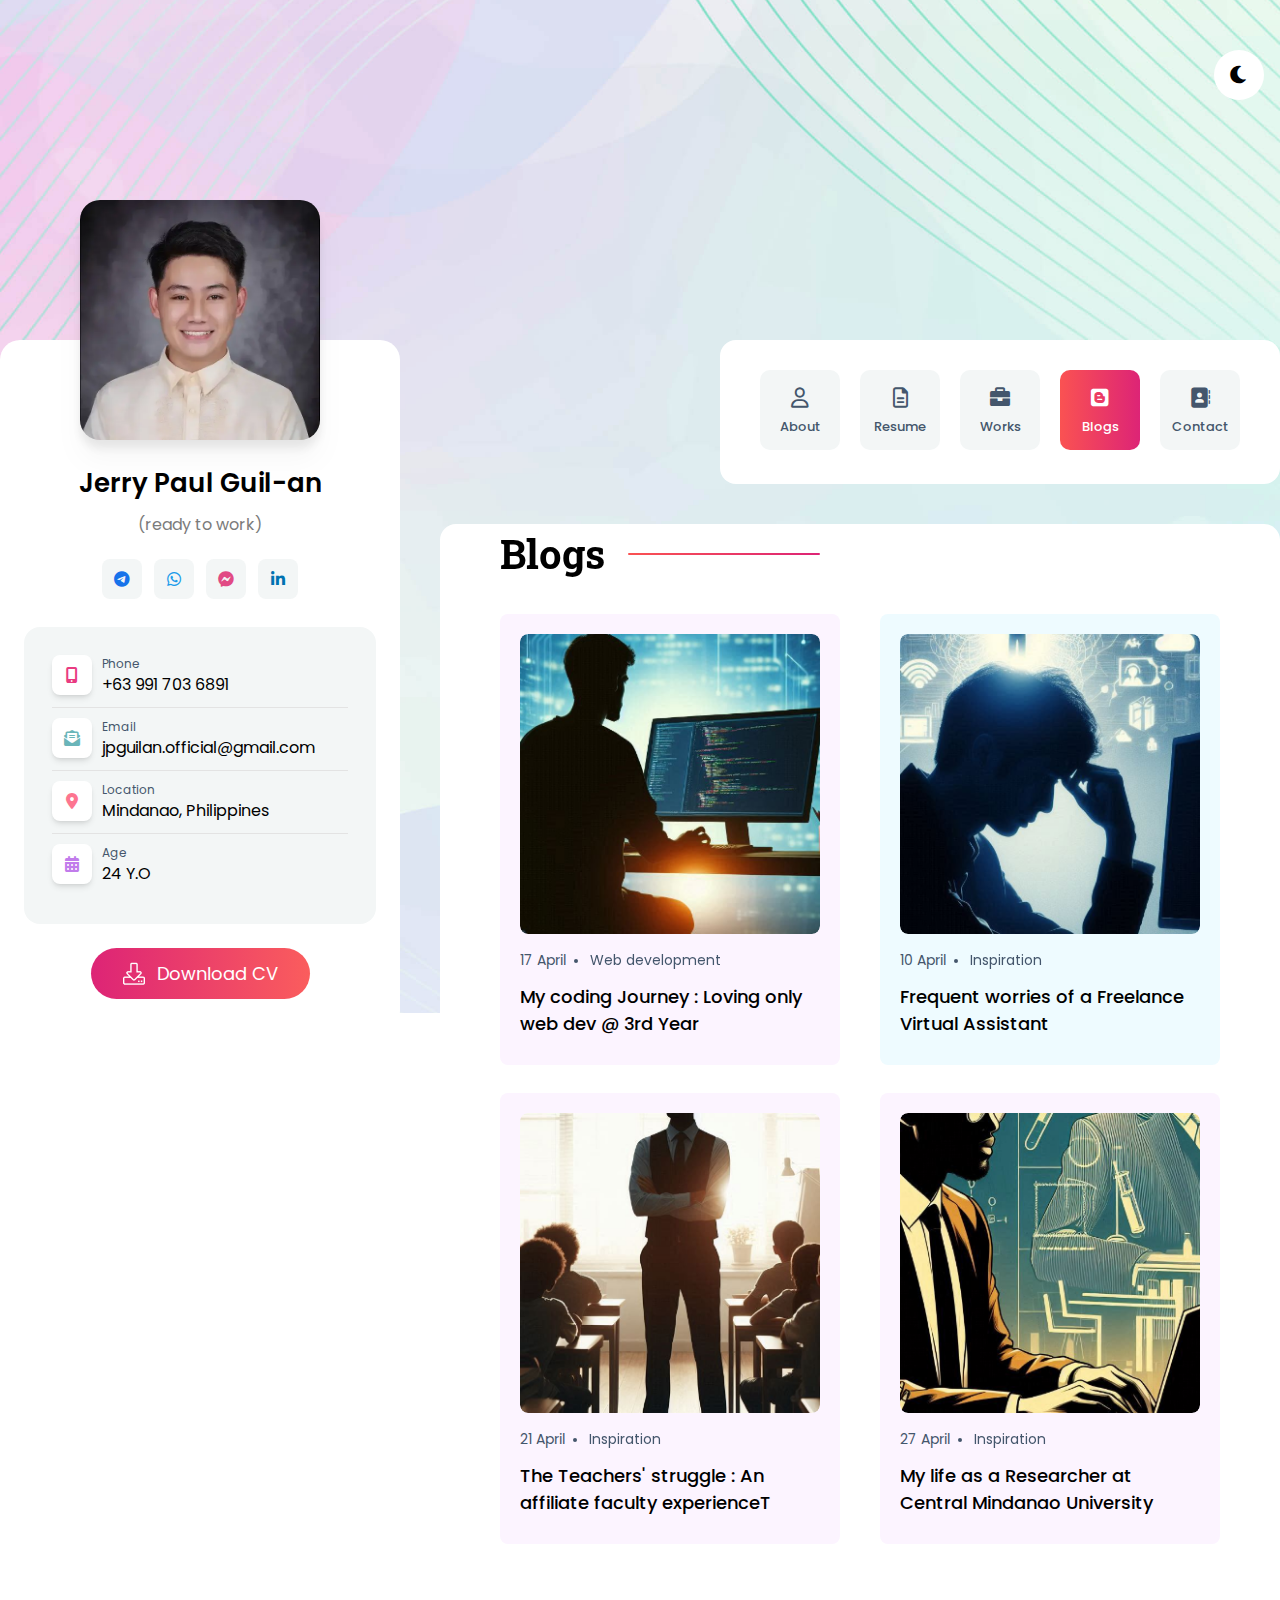
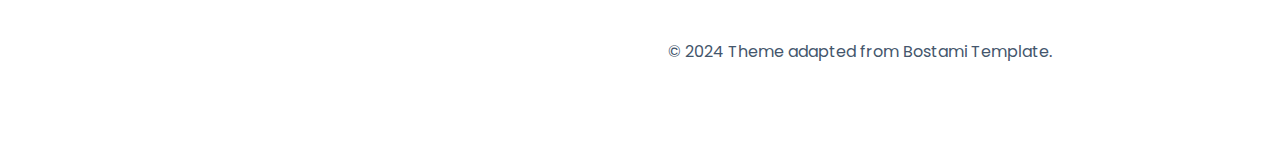
<file: pages/jp.blogs.html>
<!DOCTYPE html>
<html lang="en">
  <!-- Mirrored from bostamihtml.ibthemespro.com/blogOne.html by HTTrack Website Copier/3.x [XR&CO'2014], Tue, 20 Feb 2024 03:38:12 GMT -->

  <head>
    <!-- common meta tags -->
    <meta charset="UTF-8" />
    <meta http-equiv="X-UA-Compatible" content="IE=edge" />
    <meta name="viewport" content="width=device-width, initial-scale=1.0" />
    <link
      rel="shortcut icon"
      href="images/logo/faveicon.jpg"
      type="image/x-icon"
    />
    <!--==== fontaswesome  =====-->
    <link rel="stylesheet" href="assets/fontaswesome/css/all.min.css" />
    <link rel="stylesheet" href="assets/fontaswesome/css/fontawesome.min.css" />
    <!-- google fonts -->
    <link rel="preconnect" href="https://fonts.googleapis.com/" />
    <link rel="preconnect" href="https://fonts.gstatic.com/" crossorigin />
    <link
      href="https://fonts.googleapis.com/css2?family=Poppins:ital,wght@0,200;0,300;0,400;0,500;0,600;0,700;1,400;1,500;1,600&amp;family=Roboto+Slab:wght@300;400;500;600;700&amp;display=swap"
      rel="stylesheet"
    />

    <!-- main css -->
    <link rel="stylesheet" href="css/tailwind.css" />
    <!-- custom css -->
    <link rel="stylesheet" href="css/custom.css" />
    <title>Blog - Bostami Tailwind CSS Personal Portfolio HTML Template</title>
    <script>
      // On page load or when changing themes, best to add inline in `head` to avoid FOUC
      if (
        localStorage.getItem("color-theme") === "dark" ||
        (!("color-theme" in localStorage) &&
          window.matchMedia("(prefers-color-scheme: dark)").matches)
      ) {
        document.documentElement.classList.add("dark");
      } else {
        document.documentElement.classList.remove("dark");
      }
    </script>
  </head>

  <body>
    <!-- PRELOADER -->
    <!-- <div id="preloader">
        <div class="loader_line"></div>
    </div> -->
    <!-- /PRELOADER -->

    <div
      class="bg-homeBg dark:bg-homeTwoBg-dark min-h-screen bg-no-repeat bg-center bg-cover bg-fixed md:pb-16 w-full"
    >
      <div class="section-bg">
        <div class="w-full flex justify-between px-4">
          <!-- website Logo -->
          <a href="index.html">
            <img
              class="h-[26px] lg:h-[32px]"
              src="images/logo/logo.png"
              alt="logo"
            />
          </a>
          <div class="flex items-center">
            <!-- dark and light mode toggle -->
            <button id="theme-toggle" type="button" class="dark-light-btn">
              <i
                id="theme-toggle-dark-icon"
                class="fa-solid text-xl fa-moon hidden"
              ></i>
              <i
                id="theme-toggle-light-icon"
                class="fa-solid fa-sun text-xl hidden"
              ></i>
            </button>
            <!-- mobile toggle button -->
            <button id="menu-toggle" type="button" class="menu-toggle-btn">
              <i
                id="menu-toggle-open-icon"
                class="fa-solid fa-bars text-xl"
              ></i>
              <i
                id="menu-toggle-close-icon"
                class="fa-solid fa-xmark text-xl hidden"
              ></i>
            </button>
          </div>
        </div>
      </div>

      <!-- mobile menu start -->
      <nav id="navbar" class="hidden lg:hidden">
        <ul
          class="block rounded-b-[20px] shadow-md absolute left-0 top-20 z-[22222222222222] w-full bg-white dark:bg-[#1d1d1d]"
        >
          <li>
            <a class="mobile-menu-items" href="../index.html">
              <span class="mr-2 text-xl">
                <i class="fa-regular fa-user"></i> </span
              >About
            </a>
          </li>
          <li>
            <a class="mobile-menu-items" href="jp.resume.html">
              <span class="mr-2 text-xl">
                <i class="fa-regular fa-file-lines"></i> </span
              >Resume
            </a>
          </li>
          <li>
            <a class="mobile-menu-items" href="jp.works.html">
              <span class="mr-2 text-xl">
                <i class="fas fa-briefcase"></i> </span
              >Works
            </a>
          </li>
          <li>
            <a class="mobile-menu-items-active" href="jp.blogs.html">
              <span class="mr-2 text-xl">
                <i class="fa-brands fa-blogger"></i> </span
              >Blogs
            </a>
          </li>
          <li>
            <a class="mobile-menu-items" href="jp.contact.html">
              <span class="mr-2 text-xl">
                <i class="fa-solid fa-address-book"></i>
              </span>
              Contact
            </a>
          </li>
        </ul>
      </nav>
      <!-- mobile menu end -->

      <div
        class="container grid grid-cols-12 md:gap-10 justify-between lg:mt-[220px]"
      >
        <!-- sidber personal info -->
        <div
          class="col-span-12 lg:col-span-4 hidden lg:block h-screen sticky top-44"
        >
          <div
            class="w-full mb-6 lg:mb-0 mx-auto relative bg-white text-center dark:bg-[#111111] px-6 rounded-[20px] mt-[180px] md:mt-[220px] lg:mt-0"
          >
            <!-- profile image -->
            <img
              src="images/about/avatar.webp"
              class="w-[240px] absolute left-[50%] transform -translate-x-[50%] h-[240px] drop-shadow-xl mx-auto rounded-[20px] -mt-[140px]"
              alt="about avatar"
            />
            <div class="pt-[100px] pb-8">
              <h1 class="mt-6 mb-1 text-[26px] font-semibold dark:text-white">
                Jerry Paul Guil-an
              </h1>
              <h3
                class="mb-4 text-[#7B7B7B] inline-block dark:bg-[#1D1D1D] px-5 py-1.5 rounded-lg dark:text-[#A6A6A6]"
              >
                (ready to work)
              </h3>
              <div class="flex justify-center space-x-3">
                <!-- facebook icon and link web-->
                <a
                  href="https://t.me/jpg1011"
                  target="_blank"
                  rel="noopener noreferrer"
                >
                  <span class="socialbtn text-[#1773EA]">
                    <i class="fa-brands fa-telegram"></i>
                  </span>
                </a>
                <!-- twitter icon and link -->
                <a
                  href="https://wa.me/qr/QLJIHBGEKDV6J1"
                  target="_blank"
                  rel="noopener noreferrer"
                >
                  <span class="socialbtn text-[#1C9CEA]">
                    <i class="fa-brands fa-whatsapp"></i>
                  </span>
                </a>
                <!-- dribbble icon and link -->
                <a
                  href="https://m.me/jpguilan"
                  target="_blank"
                  rel="noopener noreferrer"
                >
                  <span class="socialbtn text-[#e14a84]">
                    <i class="fa-brands fa-facebook-messenger"></i>
                  </span>
                </a>
                <!-- linkedin icon and link -->
                <a
                  href="https://linkedin.com/in/jerrypaulguilan"
                  target="_blank"
                  rel="noopener noreferrer"
                >
                  <span class="socialbtn text-[#0072b1]">
                    <i class="fa-brands fa-linkedin-in"></i>
                  </span>
                </a>
              </div>

              <div class="p-7 rounded-2xl mt-7 bg-[#F3F6F6] dark:bg-[#1D1D1D]">
                <div
                  class="flex border-b border-[#E3E3E3] dark:border-[#3D3A3A] pb-2.5"
                >
                  <span
                    class="socialbtn bg-white dark:bg-black text-[#E93B81] shadow-md"
                  >
                    <i class="fa-solid fa-mobile-screen-button"></i>
                  </span>
                  <div class="text-left ml-2.5">
                    <a href="tel:+639917036891">
                      <p class="text-xs text-[#44566C] dark:text-[#A6A6A6]">
                        Phone
                      </p>
                      <p class="dark:text-white">+63 991 703 6891</p>
                    </a>
                  </div>
                </div>
                <div
                  class="flex border-b border-[#E3E3E3] dark:border-[#3D3A3A] py-2.5"
                >
                  <span
                    class="socialbtn bg-white dark:bg-black text-[#6AB5B9] shadow-md"
                  >
                    <i class="fa-solid fa-envelope-open-text"></i>
                  </span>
                  <div class="text-left ml-2.5">
                    <a href="mailto:jpguilan.official@gmail.com">
                      <p class="text-xs text-[#44566C] dark:text-[#A6A6A6]">
                        Email
                      </p>
                      <p class="dark:text-white">jpguilan.official@gmail.com</p>
                    </a>
                  </div>
                </div>
                <div
                  class="flex border-b border-[#E3E3E3] dark:border-[#3D3A3A] py-2.5"
                >
                  <span
                    class="socialbtn bg-white dark:bg-black text-[#FD7590] shadow-md"
                  >
                    <i class="fa-solid fa-location-dot"></i>
                  </span>
                  <div class="text-left ml-2.5">
                    <p class="text-xs text-[#44566C] dark:text-[#A6A6A6]">
                      Location
                    </p>
                    <p class="dark:text-white">Mindanao, Philippines</p>
                  </div>
                </div>
                <div class="flex py-2.5">
                  <span
                    class="socialbtn bg-white dark:bg-black text-[#C17CEB] shadow-md"
                  >
                    <i class="fa-solid fa-calendar-days"></i>
                  </span>
                  <div class="text-left ml-2.5">
                    <p class="text-xs text-[#44566C] dark:text-[#A6A6A6]">
                      Age
                    </p>
                    <p class="dark:text-white">24 Y.O</p>
                  </div>
                </div>
              </div>

              <!-- dowanload button -->
              <a
                href="https://drive.google.com/drive/folders/1b8YzJzjLpHYhPYCFjlffjrCNx3vQlwpD?usp=sharing"
                target="_blank"
              >
                <button class="dowanload-btn">
                  <img
                    class="mr-3"
                    src="images/icons/dowanload.png"
                    alt="icon"
                  />
                  Download CV
                </button>
              </a>
            </div>
          </div>
        </div>
        <div class="col-span-12 lg:col-span-8">
          <!-- header for mobile devices start -->
          <header
            class="lg:w-[560px] h-[144px] hidden lg:block p-[30px] ml-auto mb-10 rounded-[16px] bg-white dark:bg-[#111111]"
          >
            <nav class="hidden lg:block">
              <ul class="flex">
                <li>
                  <a class="menu-item" href="../index.html">
                    <span class="text-xl mb-1">
                      <i class="fa-regular fa-user"></i>
                    </span>
                    About
                  </a>
                </li>
                <li>
                  <a class="menu-item" href="jp.resume.html">
                    <span class="text-xl mb-1">
                      <i class="fa-regular fa-file-lines"></i>
                    </span>
                    Resume
                  </a>
                </li>
                <li>
                  <a class="menu-item" href="jp.works.html">
                    <span class="text-xl mb-1">
                      <i class="fas fa-briefcase"></i>
                    </span>
                    Works
                  </a>
                </li>
                <li>
                  <a class="menu-active" href="jp.blogs.html">
                    <span class="text-xl mb-1">
                      <i class="fa-brands fa-blogger"></i>
                    </span>
                    Blogs
                  </a>
                </li>
                <li>
                  <a class="menu-item" href="jp.contact.html">
                    <span class="text-xl mb-1">
                      <i class="fa-solid fa-address-book"></i>
                    </span>
                    Contact
                  </a>
                </li>
              </ul>
            </nav>
          </header>
          <!-- header for mobile devices start -->

          <!-- blog   section start -->
          <section class="bg-white lg:rounded-2xl dark:bg-[#111111]">
            <div class="container px-4 sm:px-5 md:px-10 lg:px-[60px]">
              <div class="pb-12">
                <h2 class="after-effect after:left-32 mt-12 lg:mt-0">Blogs</h2>
                <div
                  class="grid-cols-1 sm:grid-cols-2 lg:grid-cols-2 mt-[30px] grid gap-x-10 gap-y-7 mb-6"
                >
                  <!-- blog items one start -->

                  <div
                    class="p-5 rounded-lg mb-2 h-full bg-[#fcf4ff] dark:bg-transparent dark:border-[#212425] dark:border-2"
                  >
                    <a
                      href="https://guilanpaul.blogspot.com/2024/05/my-coding-journey-loving-only-web-dev.html"
                      target="_blank"
                    >
                      <div class="overflow-hidden rounded-lg">
                        <img
                          class="rounded-lg w-full cursor-pointer transition duration-200 ease-in-out transform hover:scale-110"
                          src="images/blog_images/small/1.png"
                          alt="blog image"
                        />
                      </div>
                      <div
                        class="flex mt-4 text-tiny text-gray-lite dark:text-[#A6A6A6]"
                      >
                        <span>17 April</span>
                        <span class="dot-icon">Web development</span>
                      </div>
                      <h3
                        class="text-lg font-medium dark:text-white duration-300 transition cursor-pointer mt-3 pr-4 hover:text-[#FA5252] dark:hover:text-[#FA5252]"
                      >
                        <a
                          href="https://guilanpaul.blogspot.com/2024/05/my-coding-journey-loving-only-web-dev.html"
                          target="_blank"
                          >My coding Journey : Loving only web dev @ 3rd Year</a
                        >
                      </h3>
                    </a>
                  </div>
                  <!-- blog items one end -->

                  <!-- blog items two start -->

                  <div
                    class="p-5 rounded-lg mb-2 h-full bg-[#eefbff] dark:bg-transparent dark:border-[#212425] dark:border-2"
                  >
                    <div class="overflow-hidden rounded-lg">
                      <a href="#ex2">
                        <img
                          class="rounded-lg w-full cursor-pointer transition duration-200 ease-in-out transform hover:scale-110"
                          src="images/blog_images/small/2.png"
                          alt="blog image"
                        />
                      </a>
                    </div>
                    <div
                      class="flex mt-4 text-tiny text-gray-lite dark:text-[#A6A6A6]"
                    >
                      <span>10 April</span>
                      <span class="dot-icon">Inspiration</span>
                    </div>
                    <h3
                      class="text-lg font-medium dark:text-white duration-300 transition cursor-pointer mt-3 pr-4 hover:text-[#FA5252] dark:hover:text-[#FA5252]"
                    >
                      <a
                        href="https://guilanpaul.blogspot.com/2024/05/frequent-worries-of-freelance-virtual.html"
                        target="_blank"
                      >
                        Frequent worries of a Freelance Virtual Assistant
                      </a>
                    </h3>
                  </div>
                  <!-- blog items two end -->

                  <!-- blog items three start -->
                  <div
                    class="p-5 rounded-lg mb-2 h-full dark:border-[#212425] dark:border-2 bg-[#fcf4ff] dark:bg-transparent"
                  >
                    <div class="overflow-hidden rounded-lg">
                      <a href="#ex3" rel="modal:open">
                        <img
                          class="rounded-lg w-full cursor-pointer transition duration-200 ease-in-out transform hover:scale-110"
                          src="images/blog_images/small/3.png"
                          alt="blog image"
                        />
                      </a>
                    </div>
                    <div
                      class="flex mt-4 text-tiny text-gray-lite dark:text-[#A6A6A6]"
                    >
                      <span>21 April</span>
                      <span class="dot-icon">Inspiration</span>
                    </div>
                    <h3
                      class="text-lg font-medium dark:text-white duration-300 transition cursor-pointer mt-3 pr-4 hover:text-[#FA5252] dark:hover:text-[#FA5252]"
                    >
                      <a
                        href="https://guilanpaul.blogspot.com/2024/05/the-teachers-struggle-affiliate-faculty.html"
                        target="_blank"
                        >The Teachers' struggle : An affiliate faculty
                        experience</a
                      >T
                    </h3>
                  </div>
                  <!-- blog items three end -->

                  <!-- blog items four start -->
                  <div
                    class="p-5 rounded-lg mb-2 h-full dark:border-[#212425] bg-[#fcf4ff] dark:bg-transparent dark:border-2"
                  >
                    <div class="overflow-hidden rounded-lg">
                      <a href="#ex4" rel="modal:open">
                        <img
                          class="rounded-lg w-full cursor-pointer transition duration-200 ease-in-out transform hover:scale-110"
                          src="images/blog_images/small/4.png"
                          alt="blog image"
                        />
                      </a>
                    </div>
                    <div
                      class="flex mt-4 text-tiny text-gray-lite dark:text-[#A6A6A6]"
                    >
                      <span>27 April</span>
                      <span class="dot-icon">Inspiration</span>
                    </div>
                    <h3
                      class="text-lg font-medium dark:text-white duration-300 transition cursor-pointer mt-3 pr-4 hover:text-[#FA5252] dark:hover:text-[#FA5252]"
                    >
                      <a
                        href="https://guilanpaul.blogspot.com/2024/05/my-life-as-researcher-at-central.html"
                        target="_blank"
                        >My life as a Researcher at Central Mindanao
                        University</a
                      >
                    </h3>
                  </div>
                  <!-- blog items four end -->
                </div>
              </div>
            </div>

            <!-- footer section start -->
            <footer
              class="overflow-hidden rounded-b-2xl"
              style="background: transparent"
            >
              <p class="text-center py-6 text-gray-lite dark:text-color-910">
                © 2024 Theme adapted from
                <a
                  class="hover:text-[#FA5252] duration-300 transition"
                  href="https://themeforest.net/user/ib-themes"
                  target="_blank"
                  rel="noopener noreferrer"
                >
                  Bostami Template</a
                >.
              </p>
            </footer>
            <!-- footer section end -->
          </section>
          <!-- blog section end -->
        </div>
      </div>
    </div>

    <!--=== js ===-->
    <script src="js/vendor/jquary.min.js"></script>
    <!--=== main js ===-->
    <script src="js/main.js"></script>
  </body>

  <!-- Mirrored from bostamihtml.ibthemespro.com/blogOne.html by HTTrack Website Copier/3.x [XR&CO'2014], Tue, 20 Feb 2024 03:38:16 GMT -->
</html>
</file>
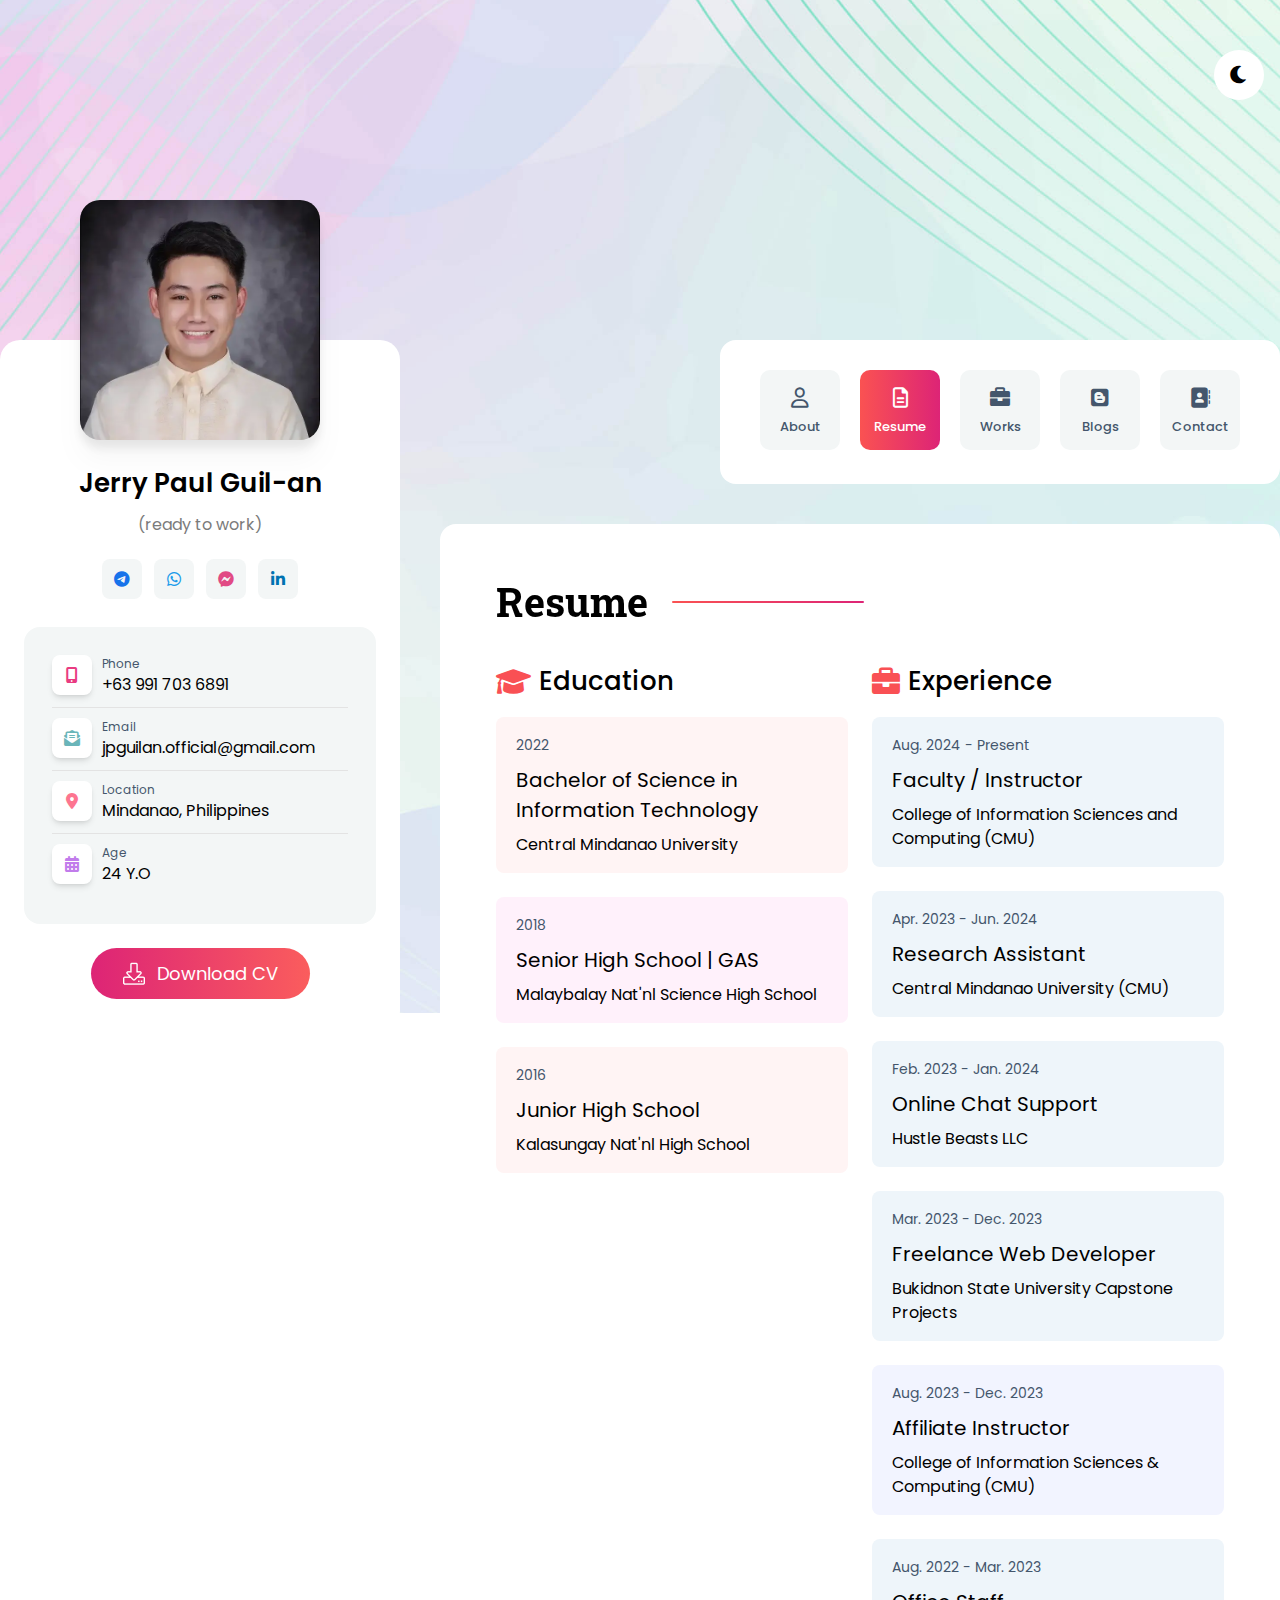
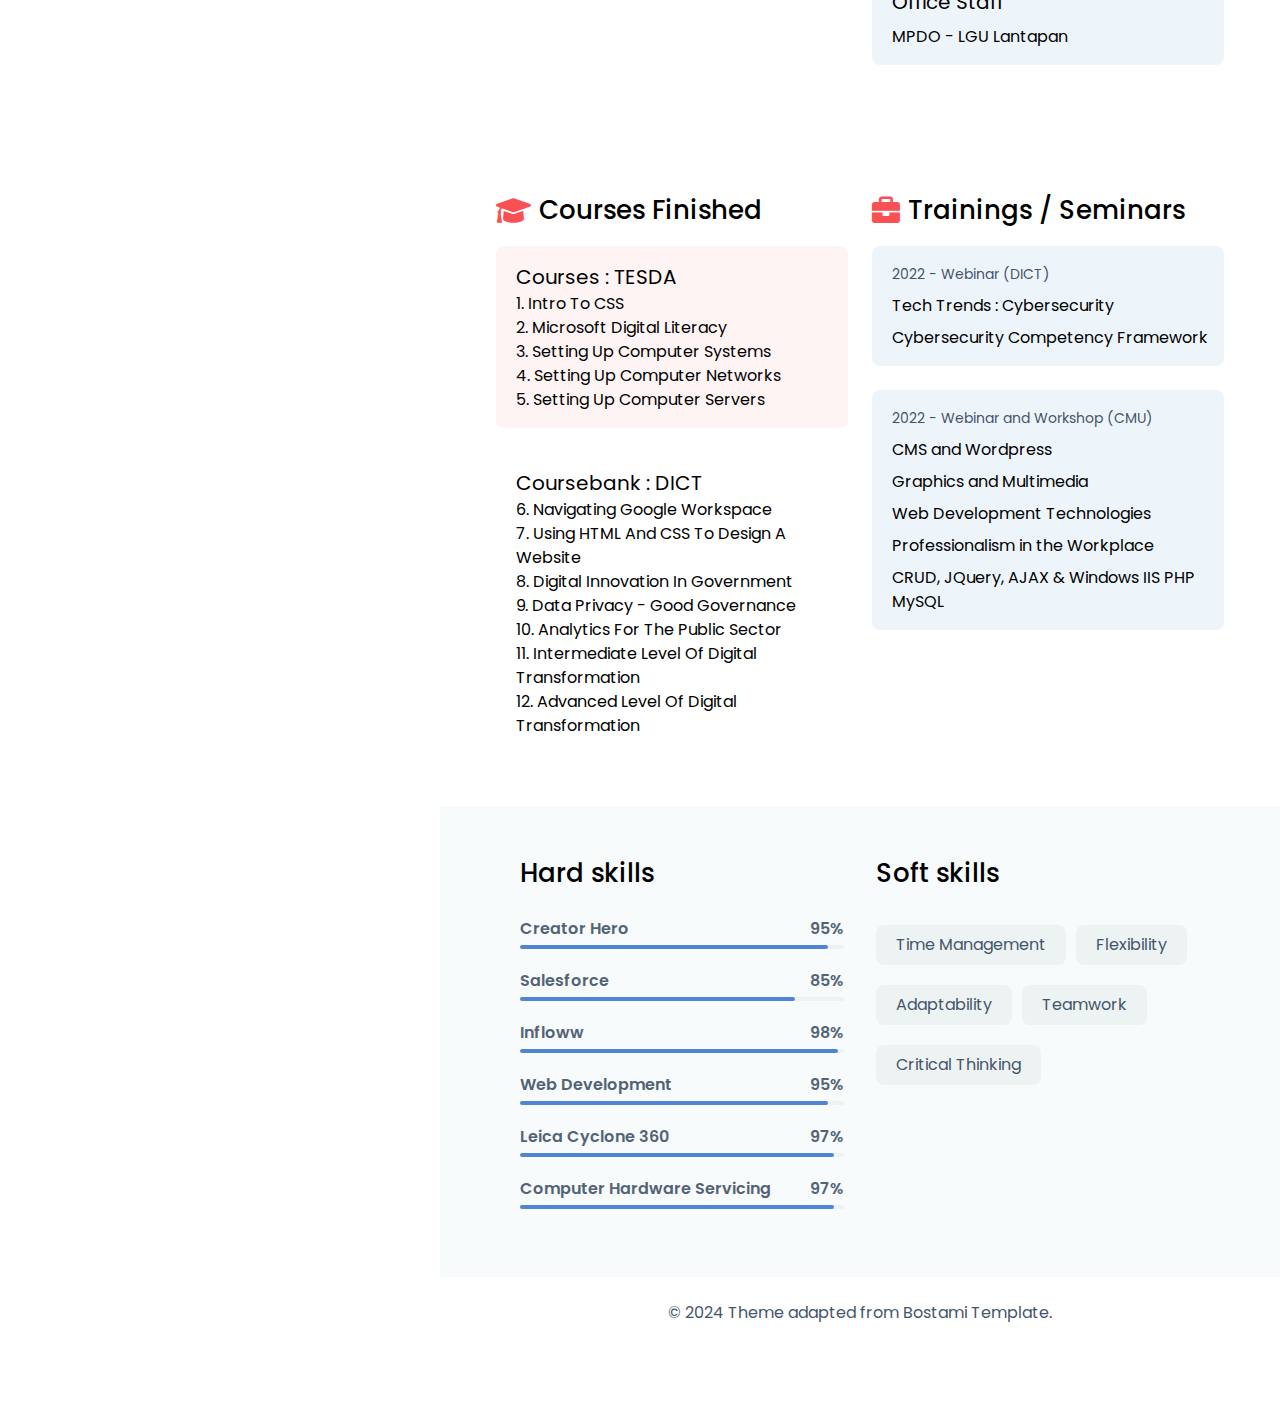
<file: pages/jp.resume.html>
<!DOCTYPE html>
<html lang="en">
  <!-- Mirrored from bostamihtml.ibthemespro.com/resumeOne.html by HTTrack Website Copier/3.x [XR&CO'2014], Tue, 20 Feb 2024 03:38:07 GMT -->
  <head>
    <meta charset="UTF-8" />
    <meta http-equiv="X-UA-Compatible" content="IE=edge" />
    <meta name="viewport" content="width=device-width, initial-scale=1.0" />
    <link
      rel="shortcut icon"
      href="images/logo/faveicon.jpg"
      type="image/x-icon"
    />
    <title>
      Resume - JP G Portfolio
    </title>
    <!--=== fontaswesome ===-->
    <link rel="stylesheet" href="assets/fontaswesome/css/all.min.css" />
    <link rel="stylesheet" href="assets/fontaswesome/css/fontawesome.min.css" />
    <link rel="preconnect" href="https://fonts.googleapis.com/" />
    <link rel="preconnect" href="https://fonts.gstatic.com/" crossorigin />
    <link
      href="https://fonts.googleapis.com/css2?family=Poppins:ital,wght@0,200;0,300;0,400;0,500;0,600;0,700;1,400;1,500;1,600&amp;family=Roboto+Slab:wght@300;400;500;600;700&amp;display=swap"
      rel="stylesheet"
    />
    <!--=== main css ===-->
    <link rel="stylesheet" href="css/tailwind.css" />
    <link rel="stylesheet" href="css/custom.css" />
    <script>
      // On page load or when changing themes, best to add inline in `head` to avoid FOUC
      if (
        localStorage.getItem("color-theme") === "dark" ||
        (!("color-theme" in localStorage) &&
          window.matchMedia("(prefers-color-scheme: dark)").matches)
      ) {
        document.documentElement.classList.add("dark");
      } else {
        document.documentElement.classList.remove("dark");
      }
    </script>
  </head>

  <body>
    <!-- PRELOADER -->

    <!-- /PRELOADER -->

    <div
      class="bg-homeBg dark:bg-homeTwoBg-dark min-h-screen bg-no-repeat bg-center bg-cover bg-fixed md:pb-16 w-full"
    >
      <div class="section-bg">
        <div class="w-full flex justify-between px-4">
          <a href="index.html">
            <img
              class="h-[26px] lg:h-[32px]"
              src="images/logo/logo.png"
              alt="logo"
            />
          </a>
          <div class="flex items-center">
            <!-- dark and light mode toggle -->
            <button id="theme-toggle" type="button" class="dark-light-btn">
              <i
                id="theme-toggle-dark-icon"
                class="fa-solid text-xl fa-moon hidden"
              ></i>
              <i
                id="theme-toggle-light-icon"
                class="fa-solid fa-sun text-xl hidden"
              ></i>
            </button>
            <!-- mobile toggle button -->
            <button id="menu-toggle" type="button" class="menu-toggle-btn">
              <i
                id="menu-toggle-open-icon"
                class="fa-solid fa-bars text-xl"
              ></i>
              <i
                id="menu-toggle-close-icon"
                class="fa-solid fa-xmark text-xl hidden"
              ></i>
            </button>
          </div>
        </div>
      </div>
      <!-- end section-bg -->

      <nav id="navbar" class="hidden lg:hidden">
        <ul
          class="block rounded-b-[20px] shadow-md absolute left-0 top-20 z-[22222222222222] w-full bg-white dark:bg-[#1d1d1d]"
        >
          <li>
            <a class="mobile-menu-items" href="../index.html">
              <span class="mr-2 text-xl">
                <i class="fa-regular fa-user"></i> </span
              >About
            </a>
          </li>
          <li>
            <a class="mobile-menu-items-active" href="jp.resume.html">
              <span class="mr-2 text-xl">
                <i class="fa-regular fa-file-lines"></i> </span
              >Resume
            </a>
          </li>
          <li>
            <a class="mobile-menu-items" href="jp.works.html">
              <span class="mr-2 text-xl">
                <i class="fas fa-briefcase"></i> </span
              >Works
            </a>
          </li>
          <li>
            <a class="mobile-menu-items" href="jp.blogs.html">
              <span class="mr-2 text-xl">
                <i class="fa-brands fa-blogger"></i> </span
              >Blogs
            </a>
          </li>
          <li>
            <a class="mobile-menu-items" href="jp.contact.html">
              <span class="mr-2 text-xl">
                <i class="fa-solid fa-address-book"></i>
              </span>
              Contact
            </a>
          </li>
        </ul>
      </nav>
      <!-- end navbar -->

      <div
        class="container grid grid-cols-12 md:gap-10 justify-between lg:mt-[220px]"
      >
        <!-- sidber personal info -->
        <div
          class="col-span-12 lg:col-span-4 hidden lg:block h-screen sticky top-44"
        >
          <div
            class="w-full mb-6 lg:mb-0 mx-auto relative bg-white text-center dark:bg-[#111111] px-6 rounded-[20px] mt-[180px] md:mt-[220px] lg:mt-0"
          >
            <!-- profile image -->
            <img
              src="images/about/avatar.webp"
              class="w-[240px] absolute left-[50%] transform -translate-x-[50%] h-[240px] drop-shadow-xl mx-auto rounded-[20px] -mt-[140px]"
              alt="about"
            />
            <div class="pt-[100px] pb-8">
              <h2 class="mt-6 mb-1 text-[26px] font-semibold dark:text-white">
                Jerry Paul Guil-an
              </h2>
              <h3
                class="mb-4 text-[#7B7B7B] inline-block dark:bg-[#1D1D1D] px-5 py-1.5 rounded-lg dark:text-[#A6A6A6]"
              >
                (ready to work)
              </h3>
              <div class="flex justify-center space-x-3">
                <!-- facebook icon and link web-->
                <a
                  href="https://t.me/jpg1011"
                  target="_blank"
                  rel="noopener noreferrer"
                >
                  <span class="socialbtn text-[#1773EA]">
                    <i class="fa-brands fa-telegram"></i>
                  </span>
                </a>
                <!-- twitter icon and link -->
                <a
                  href="https://wa.me/qr/QLJIHBGEKDV6J1"
                  target="_blank"
                  rel="noopener noreferrer"
                >
                  <span class="socialbtn text-[#1C9CEA]">
                    <i class="fa-brands fa-whatsapp"></i>
                  </span>
                </a>
                <!-- dribbble icon and link -->
                <a
                  href="https://m.me/jpguilan"
                  target="_blank"
                  rel="noopener noreferrer"
                >
                  <span class="socialbtn text-[#e14a84]">
                    <i class="fa-brands fa-facebook-messenger"></i>
                  </span>
                </a>
                <!-- linkedin icon and link -->
                <a
                  href="https://linkedin.com/in/jerrypaulguilan"
                  target="_blank"
                  rel="noopener noreferrer"
                >
                  <span class="socialbtn text-[#0072b1]">
                    <i class="fa-brands fa-linkedin-in"></i>
                  </span>
                </a>
              </div>
              <!-- personal infomation start -->
              <div class="p-7 rounded-2xl mt-7 bg-[#F3F6F6] dark:bg-[#1D1D1D]">
                <div
                  class="flex border-b border-[#E3E3E3] dark:border-[#3D3A3A] pb-2.5"
                >
                  <span
                    class="socialbtn bg-white dark:bg-black text-[#E93B81] shadow-md"
                  >
                    <i class="fa-solid fa-mobile-screen-button"></i>
                  </span>
                  <a href="tel:+639917036891">
                    <div class="text-left ml-2.5">
                      <p class="text-xs text-[#44566C] dark:text-[#A6A6A6]">
                        Phone
                      </p>
                      <p class="dark:text-white">+63 991 703 6891</p>
                    </div>
                  </a>
                </div>
                <div
                  class="flex border-b border-[#E3E3E3] dark:border-[#3D3A3A] py-2.5"
                >
                  <span
                    class="socialbtn bg-white dark:bg-black text-[#6AB5B9] shadow-md"
                  >
                    <i class="fa-solid fa-envelope-open-text"></i>
                  </span>
                  <a href="mailto:jpguilan.official@gmail.com">
                    <div class="text-left ml-2.5">
                      <p class="text-xs text-[#44566C] dark:text-[#A6A6A6]">
                        Email
                      </p>
                      <p class="dark:text-white">jpguilan.official@gmail.com</p>
                    </div>
                  </a>
                </div>
                <div
                  class="flex border-b border-[#E3E3E3] dark:border-[#3D3A3A] py-2.5"
                >
                  <span
                    class="socialbtn bg-white dark:bg-black text-[#FD7590] shadow-md"
                  >
                    <i class="fa-solid fa-location-dot"></i>
                  </span>
                  <div class="text-left ml-2.5">
                    <p class="text-xs text-[#44566C] dark:text-[#A6A6A6]">
                      Location
                    </p>
                    <p class="dark:text-white">Mindanao, Philippines</p>
                  </div>
                </div>
                <div class="flex py-2.5">
                  <span
                    class="socialbtn bg-white dark:bg-black text-[#C17CEB] shadow-md"
                  >
                    <i class="fa-solid fa-calendar-days"></i>
                  </span>
                  <div class="text-left ml-2.5">
                    <p class="text-xs text-[#44566C] dark:text-[#A6A6A6]">
                      Age
                    </p>
                    <p class="dark:text-white">24 Y.O</p>
                  </div>
                </div>
              </div>
              <!-- personal infomation end-->
              <!-- dowanload button -->
              <a
                href="https://drive.google.com/drive/folders/1b8YzJzjLpHYhPYCFjlffjrCNx3vQlwpD?usp=sharing"
                target="_blank"
              >
                <button class="dowanload-btn">
                  <img
                    class="mr-3"
                    src="images/icons/dowanload.png"
                    alt="icon"
                  />
                  Download CV
                </button>
              </a>
            </div>
          </div>
        </div>

        <!-- sidber info end -->

        <div class="col-span-12 lg:col-span-8">
          <header
            class="lg:w-[560px] h-[144px] hidden lg:block p-[30px] ml-auto mb-10 rounded-[16px] bg-white dark:bg-[#111111]"
          >
            <nav class="hidden lg:block">
              <nav class="hidden lg:block">
                <ul class="flex">
                  <li>
                    <a class="menu-item" href="../index.html">
                      <span class="text-xl mb-1">
                        <i class="fa-regular fa-user"></i>
                      </span>
                      About
                    </a>
                  </li>
                  <li>
                    <a class="menu-active" href="jp.resume.html">
                      <span class="text-xl mb-1">
                        <i class="fa-regular fa-file-lines"></i>
                      </span>
                      Resume
                    </a>
                  </li>
                  <li>
                    <a class="menu-item" href="jp.works.html">
                      <span class="text-xl mb-1">
                        <i class="fas fa-briefcase"></i>
                      </span>
                      Works
                    </a>
                  </li>
                  <li>
                    <a class="menu-item" href="jp.blogs.html">
                      <span class="text-xl mb-1">
                        <i class="fa-brands fa-blogger"></i>
                      </span>
                      Blogs
                    </a>
                  </li>
                  <li>
                    <a class="menu-item" href="jp.contact.html">
                      <span class="text-xl mb-1">
                        <i class="fa-solid fa-address-book"></i>
                      </span>
                      Contact
                    </a>
                  </li>
                </ul>
              </nav>
            </nav>
          </header>

          <div>
            <!-- Start Certifications / Trainings -->
            <div class="bg-white lg:rounded-2xl dark:bg-[#111111]">
              <div class="container sm:px-5 md:px-10 lg:px-14">
                <div class="py-12 px-4 md:px-0">
                  <!-- resume page title -->
                  <h2 class="after-effect after:left-44">Resume</h2>
                  <div
                    class="grid grid-cols-1 md:grid-cols-2 lg:grid-cols-2 gap-x-6 gap-y-6 mt-[30px]"
                  >
                    <!-- education start -->
                    <div>
                      <div class="flex items-center space-x-2 mb-4">
                        <i
                          class="fa-solid text-6xl text-[#F95054] fa-graduation-cap"
                        ></i>
                        <h4 class="text-5xl dark:text-white font-medium">
                          Education
                        </h4>
                      </div>
                      <div
                        class="bg-[#fff4f4] dark:bg-transparent py-4 pl-5 pr-3 space-y-2 mb-6 rounded-lg dark:border-[#212425] dark:border-2"
                      >
                        <span
                          class="text-tiny text-gray-lite dark:text-[#b7b7b7]"
                          >2022</span
                        >
                        <h3 class="text-xl dark:text-white">
                          Bachelor of Science in Information Technology
                        </h3>
                        <p class="dark:text-[#b7b7b7]">
                          Central Mindanao University
                        </p>
                      </div>
                      <div
                        class="bg-[#fff1fb] dark:bg-transparent py-4 pl-5 pr-3 space-y-2 rounded-lg mb-6 dark:border-[#212425] dark:border-2"
                      >
                        <span
                          class="text-tiny text-gray-lite dark:text-[#b7b7b7]"
                          >2018</span
                        >
                        <h3 class="text-xl dark:text-white">
                          Senior High School | GAS
                        </h3>
                        <p class="dark:text-[#b7b7b7]">
                          Malaybalay Nat'nl Science High School
                        </p>
                      </div>
                      <div
                        class="bg-[#fff4f4] dark:bg-transparent py-4 pl-5 pr-3 space-y-2 mb-6 rounded-lg dark:border-[#212425] dark:border-2"
                      >
                        <span
                          class="text-tiny text-gray-lite dark:text-[#b7b7b7]"
                          >2016</span
                        >
                        <h3 class="text-xl dark:text-white">
                          Junior High School
                        </h3>
                        <p class="dark:text-[#b7b7b7]">
                          Kalasungay Nat'nl High School
                        </p>
                      </div>
                    </div>
                    <!-- education end -->

                    <!-- experience start -->
                    <div>
                      <div class="flex items-center space-x-2 mb-4">
                        <i
                          class="fa-solid text-6xl text-[#F95054] fa-briefcase"
                        ></i>
                        <h4 class="text-5xl dark:text-white font-medium">
                          Experience
                        </h4>
                      </div>
                        <div
                        class="py-4 pl-5 pr-3 space-y-2 mb-6 rounded-lg bg-[#eef5fa] dark:bg-transparent dark:border-[#212425] dark:border-2"
                      >
                        <span
                          class="text-tiny text-gray-lite dark:text-[#b7b7b7]"
                          >Aug. 2024 - Present </span
                        >
                        <h3 class="text-xl dark:text-white">
                          Faculty / Instructor
                        </h3>
                        <p class="dark:text-[#b7b7b7]">
                          College of Information Sciences and Computing (CMU)
                        </p>
                      </div>
                      <div
                        class="py-4 pl-5 pr-3 space-y-2 mb-6 rounded-lg bg-[#eef5fa] dark:bg-transparent dark:border-[#212425] dark:border-2"
                      >
                        <span
                          class="text-tiny text-gray-lite dark:text-[#b7b7b7]"
                          >Apr. 2023 - Jun. 2024</span
                        >
                        <h3 class="text-xl dark:text-white">
                          Research Assistant
                        </h3>
                        <p class="dark:text-[#b7b7b7]">
                          Central Mindanao University (CMU)
                        </p>
                      </div>
                      <div
                        class="py-4 pl-5 pr-3 space-y-2 mb-6 rounded-lg bg-[#eef5fa] dark:bg-transparent dark:border-[#212425] dark:border-2"
                      >
                        <span
                          class="text-tiny text-gray-lite dark:text-[#b7b7b7]"
                          >Feb. 2023 - Jan. 2024</span
                        >
                        <h3 class="text-xl dark:text-white">
                          Online Chat Support
                        </h3>
                        <p class="dark:text-[#b7b7b7]">Hustle Beasts LLC</p>
                      </div>
                      <div
                        class="py-4 pl-5 pr-3 space-y-2 mb-6 rounded-lg bg-[#eef5fa] dark:bg-transparent dark:border-[#212425] dark:border-2"
                      >
                        <span
                          class="text-tiny text-gray-lite dark:text-[#b7b7b7]"
                          >Mar. 2023 - Dec. 2023</span
                        >
                        <h3 class="text-xl dark:text-white">
                          Freelance Web Developer
                        </h3>
                        <p class="dark:text-[#b7b7b7]">Bukidnon State University Capstone Projects</p>
                      </div>

                      <div
                        class="bg-[#f2f4ff] dark:bg-transparent py-4 pl-5 pr-3 space-y-2 rounded-lg mb-6 dark:border-[#212425] dark:border-2"
                      >
                        <span
                          class="text-tiny text-gray-lite dark:text-[#b7b7b7]"
                          >Aug. 2023 - Dec. 2023</span
                        >
                        <h3 class="text-xl dark:text-white">
                          Affiliate Instructor
                        </h3>
                        <p class="dark:text-[#b7b7b7]">
                          College of Information Sciences & Computing (CMU)
                        </p>
                      </div>

                      <div
                        class="py-4 bg-[#eef5fa] dark:bg-transparent pl-5 pr-3 space-y-2 rounded-lg dark:border-[#212425] dark:border-2"
                      >
                        <span
                          class="text-tiny text-gray-lite dark:text-[#b7b7b7]"
                          >Aug. 2022 - Mar. 2023</span
                        >
                        <h3 class="text-xl dark:text-white">Office Staff</h3>
                        <p class="dark:text-[#b7b7b7]">MPDO - LGU Lantapan</p>
                      </div>
                    </div>
                    <!-- experience start -->
                  </div>
                </div>
              </div>

              <div class="container sm:px-5 md:px-10 lg:px-14">
                <div class="py-12 px-4 md:px-0">
                  <div
                    class="grid grid-cols-1 md:grid-cols-2 lg:grid-cols-2 gap-x-6 gap-y-6 mt-[30px]"
                  >
                    <!-- START Online Courseworks -->
                    <div>
                      <div class="flex items-center space-x-2 mb-4">
                        <i
                          class="fa-solid text-6xl text-[#F95054] fa-graduation-cap"
                        ></i>
                        <h4 class="text-5xl dark:text-white font-medium">
                          Courses Finished
                        </h4>
                      </div>
                      <div
                        class="bg-[#fff4f4] dark:bg-transparent py-4 pl-5 pr-3 space-y-2 mb-6 rounded-lg dark:border-[#212425] dark:border-2"
                      >
                        <a
                          href="https://drive.google.com/drive/folders/1ZUJ882OHv3PjZoM0ymmvgQ87zA8qRK7q?usp=sharing"
                          target="_blank"
                          title="see certifications"
                        >
                          <h3 class="text-xl dark:text-white">
                            Courses : TESDA
                          </h3>
                          <p class="dark:text-[#b7b7b7]">1. Intro To CSS</p>
                          <p class="dark:text-[#b7b7b7]">
                            2. Microsoft Digital Literacy
                          </p>
                          <p class="dark:text-[#b7b7b7]">
                            3. Setting Up Computer Systems
                          </p>
                          <p class="dark:text-[#b7b7b7]">
                            4. Setting Up Computer Networks
                          </p>
                          <p class="dark:text-[#b7b7b7]">
                            5. Setting Up Computer Servers
                          </p>
                        </a>
                      </div>
                      <div
                        class="bg-[#34c0eb] dark:bg-transparent py-4 pl-5 pr-3 space-y-2 mb-1 rounded-lg dark:border-[#212425] dark:border-2"
                      >
                        <a
                          href="https://drive.google.com/drive/folders/1ZUJ882OHv3PjZoM0ymmvgQ87zA8qRK7q?usp=sharing"
                          target="_blank"
                          title="see certifications"
                        >
                          <h3 class="text-xl dark:text-white">
                            Coursebank : DICT
                          </h3>
                          <p class="dark:text-[#b7b7b7]">
                            6. Navigating Google Workspace
                          </p>
                          <p class="dark:text-[#b7b7b7]">
                            7. Using HTML And CSS To Design A Website
                          </p>
                          <p class="dark:text-[#b7b7b7]">
                            8. Digital Innovation In Government
                          </p>
                          <p class="dark:text-[#b7b7b7]">
                            9. Data Privacy - Good Governance
                          </p>
                          <p class="dark:text-[#b7b7b7]">
                            10. Analytics For The Public Sector
                          </p>
                          <p class="dark:text-[#b7b7b7]">
                            11. Intermediate Level Of Digital Transformation
                          </p>
                          <p class="dark:text-[#b7b7b7]">
                            12. Advanced Level Of Digital Transformation
                          </p>
                        </a>
                      </div>
                    </div>
                    <!-- education end -->

                    <!-- experience start -->
                    <div>
                      <a
                        href="https://drive.google.com/drive/folders/1EzXLHsEyzNxdnhN4FE3ImkbRvMtxatYi?usp=sharing"
                        title="see certificates"
                        target="_blank"
                      >
                        <div class="flex items-center space-x-2 mb-4">
                          <i
                            class="fa-solid text-6xl text-[#F95054] fa-briefcase"
                          ></i>
                          <h4 class="text-5xl dark:text-white font-medium">
                            Trainings / Seminars
                          </h4>
                        </div>
                        <div
                          class="py-4 pl-5 pr-3 space-y-2 mb-6 rounded-lg bg-[#eef5fa] dark:bg-transparent dark:border-[#212425] dark:border-2"
                        >
                          <span
                            class="text-tiny text-gray-lite dark:text-[#b7b7b7]"
                            >2022 - Webinar (DICT)</span
                          >
                          <p class="dark:text-[#b7b7b7]">
                            Tech Trends : Cybersecurity
                          </p>
                          <p class="dark:text-[#b7b7b7]">
                            Cybersecurity Competency Framework
                          </p>
                        </div>

                        <div
                          class="py-4 pl-5 pr-3 space-y-2 mb-6 rounded-lg bg-[#eef5fa] dark:bg-transparent dark:border-[#212425] dark:border-2"
                        >
                          <span
                            class="text-tiny text-gray-lite dark:text-[#b7b7b7]"
                            >2022 - Webinar and Workshop (CMU)</span
                          >
                          <p class="dark:text-[#b7b7b7]">CMS and Wordpress</p>
                          <p class="dark:text-[#b7b7b7]">
                            Graphics and Multimedia
                          </p>
                          <p class="dark:text-[#b7b7b7]">
                            Web Development Technologies
                          </p>
                          <p class="dark:text-[#b7b7b7]">
                            Professionalism in the Workplace
                          </p>
                          <p class="dark:text-[#b7b7b7]">
                            CRUD, JQuery, AJAX & Windows IIS PHP MySQL
                          </p>
                        </div>
                      </a>
                    </div>
                    <!-- experience start -->
                  </div>
                </div>
              </div>

              <!-- working section start -->
              <div
                class="container bg-color-810 dark:bg-[#0D0D0D] py-12 px-2 sm:px-5 md:px-10 lg:px-20"
              >
                <div class="grid grid-cols-1 md:grid-cols-2 gap-8">
                  <div class="col-span-1">
                    <h4 class="text-5xl dark:text-white font-medium mb-6">
                      Hard skills
                    </h4>
                    <div class="mb-5">
                      <div class="flex justify-between mb-1">
                        <span
                          class="font-semibold text-[#526377] dark:text-[#A6A6A6]"
                          >Creator Hero</span
                        >
                        <span
                          class="font-semibold text-[#526377] dark:text-[#A6A6A6"
                          >95%</span
                        >
                      </div>
                      <div
                        class="w-full bg-[#edf2f2] rounded-full h-1 dark:bg-[#1c1c1c]"
                      >
                        <div
                          class="bg-[#5185d4] h-1 rounded-full"
                          style="width: 95%"
                        ></div>
                      </div>
                    </div>
                    <div class="mb-5">
                      <div class="flex justify-between mb-1">
                        <span
                          class="font-semibold text-[#526377] dark:text-[#A6A6A6]"
                          >Salesforce</span
                        >
                        <span
                          class="font-semibold text-[#526377] dark:text-[#A6A6A6"
                          >85%</span
                        >
                      </div>
                      <div
                        class="w-full bg-[#edf2f2] rounded-full h-1 dark:bg-[#1c1c1c]"
                      >
                        <div
                          class="bg-[#5185d4] h-1 rounded-full"
                          style="width: 85%"
                        ></div>
                      </div>
                    </div>
                    <div class="mb-5">
                      <div class="flex justify-between mb-1">
                        <span
                          class="font-semibold text-[#526377] dark:text-[#A6A6A6]"
                          >Infloww</span
                        >
                        <span
                          class="font-semibold text-[#526377] dark:text-[#A6A6A6"
                          >98%</span
                        >
                      </div>
                      <div
                        class="w-full bg-[#edf2f2] rounded-full h-1 dark:bg-[#1c1c1c]"
                      >
                        <div
                          class="bg-[#5185d4] h-1 rounded-full"
                          style="width: 98%"
                        ></div>
                      </div>
                    </div>
                    <div class="mb-5">
                      <div class="flex justify-between mb-1">
                        <span
                          class="font-semibold text-[#526377] dark:text-[#A6A6A6]"
                          >Web Development</span
                        >
                        <span
                          class="font-semibold text-[#526377] dark:text-[#A6A6A6"
                          >95%</span
                        >
                      </div>
                      <div
                        class="w-full bg-[#edf2f2] rounded-full h-1 dark:bg-[#1c1c1c]"
                      >
                        <div
                          class="bg-[#5185d4] h-1 rounded-full"
                          style="width: 95%"
                        ></div>
                      </div>
                    </div>
                    <div class="mb-5">
                      <div class="flex justify-between mb-1">
                        <span
                          class="font-semibold text-[#526377] dark:text-[#A6A6A6]"
                          >Leica Cyclone 360</span
                        >
                        <span
                          class="font-semibold text-[#526377] dark:text-[#A6A6A6"
                          >97%</span
                        >
                      </div>
                      <div
                        class="w-full bg-[#edf2f2] rounded-full h-1 dark:bg-[#1c1c1c]"
                      >
                        <div
                          class="bg-[#5185d4] h-1 rounded-full"
                          style="width: 97%"
                        ></div>
                      </div>
                    </div>
                    <div class="mb-5">
                      <div class="flex justify-between mb-1">
                        <span
                          class="font-semibold text-[#526377] dark:text-[#A6A6A6]"
                          >Computer Hardware Servicing
                        </span>
                        <span
                          class="font-semibold text-[#526377] dark:text-[#A6A6A6"
                          >97%</span
                        >
                      </div>
                      <div
                        class="w-full bg-[#edf2f2] rounded-full h-1 dark:bg-[#1c1c1c]"
                      >
                        <div
                          class="bg-[#5185d4] h-1 rounded-full"
                          style="width: 97%"
                        ></div>
                      </div>
                    </div>
                      
                      
                  </div>

                  <div class="col-span-1">
                    <h4 class="text-5xl dark:text-white font-medium mb-8">
                      Soft skills
                    </h4>
                    <div class="flex gap-y-5 gap-x-2.5 flex-wrap">
                      <button class="resume-btn">Time Management</button>
                      <button class="resume-btn">Flexibility</button>
                      <button class="resume-btn">Adaptability</button>
                      <button class="resume-btn">Teamwork</button>
                      <button class="resume-btn">Critical Thinking</button>
                      <!-- <button class="resume-btn">Communication</button> -->
                    </div>
                  </div>
                </div>
              </div>
              <!-- working section end -->

              <!-- footer start -->
              <footer
                class="overflow-hidden rounded-b-2xl"
                style="background: transparent"
              >
                <p class="text-center py-6 text-gray-lite dark:text-color-910">
                  © 2024 Theme adapted from
                  <a
                    class="hover:text-[#FA5252] duration-300 transition"
                    href="https://themeforest.net/user/ib-themes"
                    target="_blank"
                    rel="noopener noreferrer"
                  >
                    Bostami Template</a
                  >.
                </p>
              </footer>
              <!-- footer end -->
            </div>
            <!-- resume section start -->
          </div>
        </div>
      </div>
    </div>

    <!--==== js =====-->
    <script src="js/vendor/jquary.min.js"></script>
    <!-- main js -->
    <script src="js/main.js"></script>
  </body>

  <!-- Mirrored from bostamihtml.ibthemespro.com/resumeOne.html by HTTrack Website Copier/3.x [XR&CO'2014], Tue, 20 Feb 2024 03:38:07 GMT -->
</html>
</file>
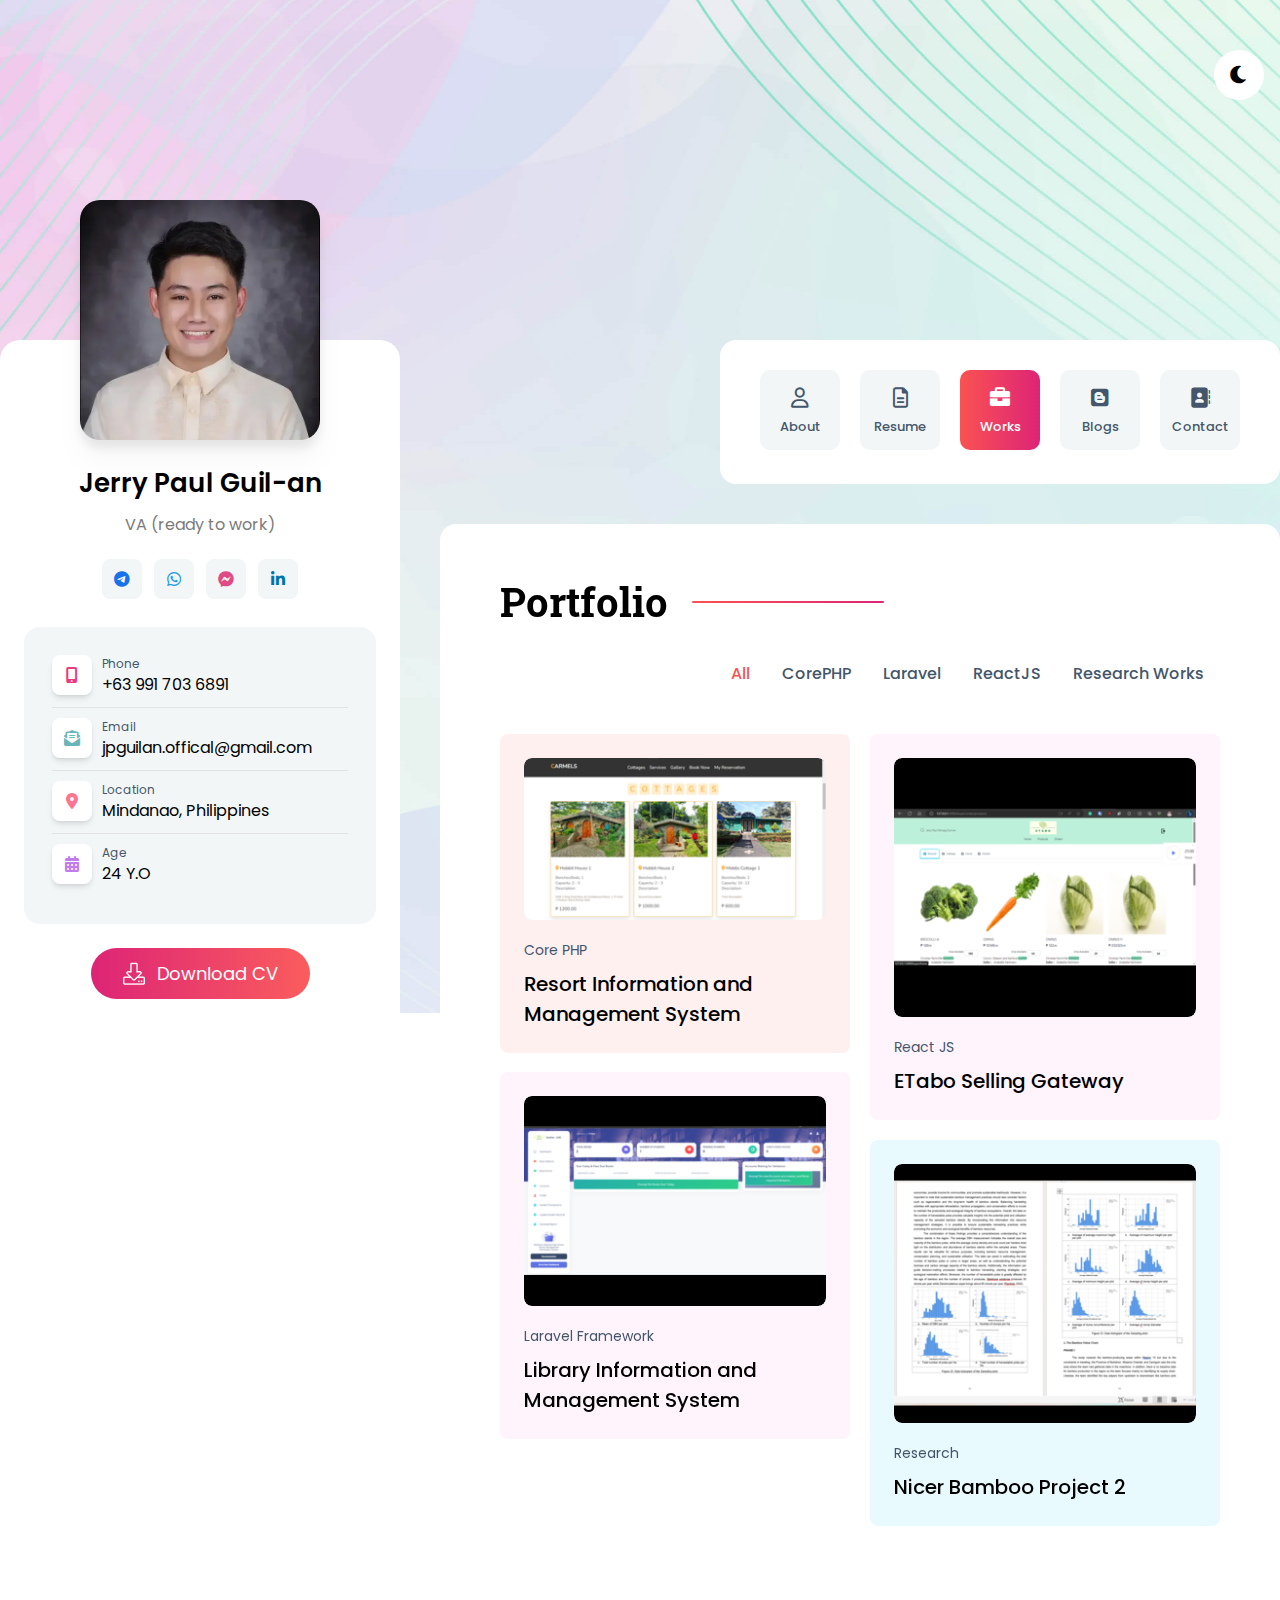
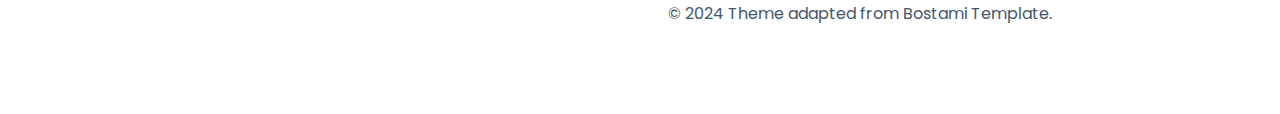
<file: pages/jp.works.html>
<!DOCTYPE html>
<html lang="en">

<head>
    <!-- common meta tags -->
    <meta charset="UTF-8" />
    <meta http-equiv="X-UA-Compatible" content="IE=edge" />
    <meta name="viewport" content="width=device-width, initial-scale=1.0" />
    <link rel="shortcut icon" href="./images/logo/faveicon.jpg" type="image/x-icon">
    <title>Portfilo - Bostami Tailwind CSS Personal Portfolio HTML Template </title>
    <link rel="stylesheet" href="./assets/fontaswesome/css/all.min.css" />
    <link rel="stylesheet" href="./assets/fontaswesome/css/fontawesome.min.css" />
    <link rel="preconnect" href="https://fonts.googleapis.com" />
    <link rel="preconnect" href="https://fonts.gstatic.com" crossorigin />
    <link
        href="https://fonts.googleapis.com/css2?family=Poppins:ital,wght@0,200;0,300;0,400;0,500;0,600;0,700;1,400;1,500;1,600&family=Roboto+Slab:wght@300;400;500;600;700&display=swap"
        rel="stylesheet" />
    <!-- modal css -->
    <link rel="stylesheet" href="./css/vendor/jquery.modal.min.css" />
    <!-- main css -->
    <link rel="stylesheet" href="./css/tailwind.css" />
    <link rel="stylesheet" href="./css/custom.css">
    <script>
        // On page load or when changing themes, best to add inline in `head` to avoid FOUC
        if (localStorage.getItem("color-theme") === "dark" || (!("color-theme" in localStorage) && window.matchMedia("(prefers-color-scheme: dark)").matches)) {
            document.documentElement.classList.add("dark");
        } else {
            document.documentElement.classList.remove("dark");
        }
    </script>
</head>

<body>
    <!-- PRELOADER -->
    <!-- <div id="preloader">
        <div class="loader_line"></div>
    </div> -->
    <!-- /PRELOADER -->

    <div class="bg-homeBg dark:bg-homeTwoBg-dark min-h-screen bg-no-repeat bg-center bg-cover bg-fixed md:pb-16 w-full">
        <div class="section-bg">
            <div class="w-full flex justify-between px-4">
                <!-- website Logo -->
                <a href="/">
                    <img class="h-[26px] lg:h-[32px]" src="./images/logo/logo.png" alt="logo" />
                </a>
                <div class="flex items-center">
                    <!-- dark and light mode toggle -->
                    <button id="theme-toggle" type="button" class="dark-light-btn">
                        <i id="theme-toggle-dark-icon" class="fa-solid text-xl fa-moon hidden"></i>
                        <i id="theme-toggle-light-icon" class="fa-solid fa-sun text-xl hidden"></i>
                    </button>
                    <!-- mobile toggle button -->
                    <button id="menu-toggle" type="button" class="menu-toggle-btn">
                        <i id="menu-toggle-open-icon" class="fa-solid fa-bars text-xl "></i>
                        <i id="menu-toggle-close-icon" class="fa-solid fa-xmark text-xl hidden  "></i>
                    </button>
                </div>
            </div>
        </div>

        <!-- mobile menu start -->
        <nav id="navbar" class="hidden lg:hidden">
            <ul
              class="block rounded-b-[20px] shadow-md absolute left-0 top-20 z-[22222222222222] w-full bg-white dark:bg-[#1d1d1d]"
            >
              <li>
                <a class="mobile-menu-items" href="../index.html">
                  <span class="mr-2 text-xl">
                    <i class="fa-regular fa-user"></i> </span
                  >About
                </a>
              </li>
              <li>
                <a class="mobile-menu-items" href="jp.resume.html">
                  <span class="mr-2 text-xl">
                    <i class="fa-regular fa-file-lines"></i> </span
                  >Resume
                </a>
              </li>
              <li>
                <a class="mobile-menu-items-active" href="jp.works.html">
                  <span class="mr-2 text-xl">
                    <i class="fas fa-briefcase"></i> </span
                  >Works
                </a>
              </li>
              <li>
                <a class="mobile-menu-items" href="jp.blogs.html">
                  <span class="mr-2 text-xl">
                    <i class="fa-brands fa-blogger"></i> </span
                  >Blogs
                </a>
              </li>
              <li>
                <a class="mobile-menu-items" href="jp.contact.html">
                  <span class="mr-2 text-xl">
                    <i class="fa-solid fa-address-book"></i>
                  </span>
                  Contact
                </a>
              </li>
            </ul>
          </nav>
        <!-- mobile menu end -->

        <div class="container grid grid-cols-12 md:gap-10 justify-between lg:mt-[220px]">
            <!-- sidber personal info -->
            <div class="col-span-12 lg:col-span-4 hidden lg:block h-screen sticky top-44">
                <div
                    class="w-full mb-6 lg:mb-0 mx-auto relative bg-white text-center dark:bg-[#111111] px-6 rounded-[20px] mt-[180px] md:mt-[220px] lg:mt-0">
                    <!-- profile image -->
                    <img src="images/about/avatar.webp"
                        class="w-[240px] absolute left-[50%] transform -translate-x-[50%] h-[240px] drop-shadow-xl mx-auto rounded-[20px] -mt-[140px]"
                        alt="about avatar" />
                    <div class="pt-[100px] pb-8">
                        <h1 class="mt-6 mb-1 text-[26px] font-semibold dark:text-white">  Jerry Paul Guil-an </h1>
                        <h3
                            class="mb-4 text-[#7B7B7B] inline-block dark:bg-[#1D1D1D] px-5 py-1.5 rounded-lg dark:text-[#A6A6A6]">
                            VA (ready to work) </h3>
                        <div class="flex justify-center space-x-3">
                         <!-- facebook icon and link web-->
              <a href="https://t.me/jpg1011" target="_blank" rel="noopener noreferrer">
                <span class="socialbtn text-[#1773EA]">
                  <i class="fa-brands fa-telegram"></i>
                </span>
              </a>
              <!-- twitter icon and link -->
              <a href="https://wa.me/qr/QLJIHBGEKDV6J1" target="_blank" rel="noopener noreferrer">
                <span class="socialbtn text-[#1C9CEA]">
                  <i class="fa-brands fa-whatsapp"></i>
                </span>
              </a>
              <!-- dribbble icon and link -->
              <a href="https://m.me/jpguilan" target="_blank" rel="noopener noreferrer">
                <span class="socialbtn text-[#e14a84]">
                  <i class="fa-brands fa-facebook-messenger"></i>
                </span>
              </a>
              <!-- linkedin icon and link -->
              <a href="https://linkedin.com/in/jerrypaulguilan" target="_blank" rel="noopener noreferrer">
                <span class="socialbtn text-[#0072b1]">
                  <i class="fa-brands fa-linkedin-in"></i>
                </span>
              </a>
                        </div>

                        <div class="p-7 rounded-2xl mt-7 bg-[#F3F6F6] dark:bg-[#1D1D1D]">
                            <div class="flex border-b border-[#E3E3E3] dark:border-[#3D3A3A] pb-2.5">
                                <span class="socialbtn bg-white dark:bg-black text-[#E93B81] shadow-md">
                                    <i class="fa-solid fa-mobile-screen-button"></i>
                                </span>
                                <div class="text-left ml-2.5">
                                    <a href="tel:+639917036891">
                                    <p class="text-xs text-[#44566C] dark:text-[#A6A6A6]"> Phone </p>
                                    <p class="dark:text-white">+63 991 703 6891</p>
                                    </a>
                                </div>
                            </div>
                            <div class="flex border-b border-[#E3E3E3] dark:border-[#3D3A3A] py-2.5">
                                <span class="socialbtn bg-white dark:bg-black text-[#6AB5B9] shadow-md">
                                    <i class="fa-solid fa-envelope-open-text"></i>
                                </span>
                                <div class="text-left ml-2.5">
                                    <a href="mailto:jpguilan.offical@gmail.com">
                                    <p class="text-xs text-[#44566C] dark:text-[#A6A6A6]"> Email </p>
                                    <p class="dark:text-white">jpguilan.offical@gmail.com</p>
                                    </a>
                                </div>
                            </div>
                            <div class="flex border-b border-[#E3E3E3] dark:border-[#3D3A3A] py-2.5">
                                <span class="socialbtn bg-white dark:bg-black text-[#FD7590] shadow-md">
                                    <i class="fa-solid fa-location-dot"></i>
                                </span>
                                <div class="text-left ml-2.5">
                                    <p class="text-xs text-[#44566C] dark:text-[#A6A6A6]"> Location </p>
                                    <p class="dark:text-white">Mindanao, Philippines</p>
                                </div>
                            </div>
                            <div class="flex py-2.5">
                                <span class="socialbtn bg-white dark:bg-black text-[#C17CEB] shadow-md">
                                    <i class="fa-solid fa-calendar-days"></i>
                                </span>
                                <div class="text-left ml-2.5">
                                    <p class="text-xs text-[#44566C] dark:text-[#A6A6A6]"> Age </p>
                                    <p class="dark:text-white"> 24 Y.O</p>
                                </div>
                            </div>
                        </div>

                        <!-- dowanload button -->
                        <a href="https://drive.google.com/drive/folders/1b8YzJzjLpHYhPYCFjlffjrCNx3vQlwpD?usp=sharing" target="_blank">
                            <button class="dowanload-btn">
                              <img class="mr-3" src="images/icons/dowanload.png" alt="icon" />
                              Download CV
                            </button>
                          </a>
                    </div>
                </div>
            </div>


            <div class="col-span-12 lg:col-span-8">
                <!-- header for mobile devices start -->
                <header
                    class="lg:w-[560px] h-[144px] hidden lg:block p-[30px] ml-auto mb-10 rounded-[16px] bg-white dark:bg-[#111111]">
                    <nav class="hidden lg:block">
                        <ul class="flex">
                            <li> <a class="menu-item" href="../index.html">
                                    <span class="text-xl mb-1">
                                        <i class="fa-regular fa-user"></i>
                                    </span> About </a></li>
                            <li> <a class="menu-item" href="jp.resume.html">
                                    <span class="text-xl mb-1">
                                        <i class="fa-regular fa-file-lines"></i>
                                    </span> Resume </a></li>
                            <li> <a class="menu-active" href="jp.works.html">
                                    <span class="text-xl mb-1">
                                        <i class="fas fa-briefcase"></i>
                                    </span> Works </a></li>
                            <li><a class="menu-item" href="jp.blogs.html">
                                    <span class="text-xl mb-1">
                                        <i class="fa-brands fa-blogger"></i>
                                    </span> Blogs </a></li>
                            <li> <a class="menu-item" href="jp.contact.html">
                                    <span class="text-xl mb-1">
                                        <i class="fa-solid fa-address-book"></i>
                                    </span> Contact </a></li>
                        </ul>
                    </nav>
                </header>
                <!-- header for mobile devices start -->

                <!-- about me section start -->
                <section id="portfolio" class="bg-white   lg:rounded-2xl dark:bg-[#111111]">
                    <div class="container  mb-8 px-4 sm:px-5 md:px-10 lg:px-[60px]">
                        <div class="py-12 ">
                            <h2 class="after-effect after:left-48 lg:mt-0">Portfolio</h2>
                            <!-- fillter button group -->
                            <!-- fillter group buttons -->
                            <ul
                                class="button-group isotop-menu-wrapper mt-[30px] flex w-full justify-start md:justify-end flex-wrap font-medium">
                                <li class="fillter-btn mr-4 md:mx-4 is-checked" data-filter="*">All</li>
                                <li class="fillter-btn mr-4 md:mx-4" data-filter=".corephp">CorePHP</li>
                                <li class="fillter-btn mr-4 md:mx-4" data-filter=".laravel">Laravel</li>
                                <li class="fillter-btn mr-4 md:mx-4" data-filter=".reactjs">ReactJS </li>
                                <li class="fillter-btn mr-4 md:mx-4" data-filter=".research">Research Works</li>
                                <!-- <li class="fillter-btn mr-4 md:mx-4" data-filter=".custom">Capstone Published</li> -->


                            </ul>
                        </div>
                        <!-- End py-12 -->

                        <div id="isotop-gallery-wrapper" class="mymix portfolio_list-two  two-col ">
                            <div class="grid-sizer"></div>
                            <!-- portfolio items one start -->
                            <div class="portfolio_list-two-items isotop-item plugin corephp ">
                                <div
                                    class="rounded-lg bg-[#fff0f0] p-6 dark:bg-transparent dark:border-[2px] border-[#212425]">
                                    <div class="overflow-hidden rounded-lg">
                                        <a href="#portfiloOne" rel="modal:open">
                                            <img class="w-full cursor-pointer transition duration-200 ease-in-out transform hover:scale-110 rounded-lg h-auto"
                                                src="./images/work_images/small/1.png" alt="portfolio image" />
                                        </a>
                                    </div>
                                    <span
                                        class="pt-5 text-[14px] font-normal text-gray-lite block dark:text-[#A6A6A6]"> Core PHP </span>
                                    <h2
                                        class="font-medium cursor-pointer text-xl duration-300 transition hover:text-[#FA5252] dark:hover:text-[#FA5252] dark:text-white mt-2">
                                        <a href="#portfiloOne" rel="modal:open"> Resort Information and Management System </a>
                                    </h2>
                                </div>
                            </div>

                            <!-- modal start for item one  -->
                            <div id="portfiloOne" class="modal-container modal">
                                <div
                                    class="overflow-y-scroll scroll-hide-1700  max-h-[60vh] lg:max-h-[80vh] dark:scrollbarDark scrollbarLight">
                                    <h2 class="text-[#ef4060] dark:hover:text-[#FA5252] text-4xl text-center font-bold">
                                        Core Php Project
                                    </h2>
                                    <div class="grid grid-cols-1 lg:grid-cols-2 my-6 pr-3">
                                        <div class="space-y-2">
                                            <p class="dark:text-white flex items-center text-[15px] sm:text-lg">
                                                <i
                                                    class="fa-regular fa-file-lines sm:text-lg hidden sm:block mr-4 md:text-xl"></i>
                                                Project :&nbsp;
                                                <span class="font-medium"> Web App</span>
                                            </p>
                                            <p class="dark:text-white flex items-center text-[15px] sm:text-lg">
                                                <i class="fa-solid fa-code text-lg mr-2 hidden sm:block"></i>
                                                Language :&nbsp;
                                                <span class="font-medium"> Php, MySQL, Javascript </span>
                                            </p>
                                        </div>

                                        <div class="space-y-2">
                                            <p
                                                class="dark:text-white flex items-center mt-2 lg:mt-0 text-[15px] sm:text-lg">
                                                <i class="fa-regular fa-user text-lg mr-2 hidden sm:block"></i>
                                                Client :&nbsp; <span class="font-medium">Carmel Waters</span>
                                            </p>
                                            <p class="dark:text-white flex items-center text-[15px] sm:text-lg">
                                                <i
                                                    class="fa-solid fa-arrow-up-right-from-square text-lg mr-2 hidden sm:block"></i>
                                                Preview :&nbsp;
                                                <span
                                                    class="font-medium transition-all duration-300 ease-in-out hover:text-[#ef4060]">
                                                    <a href="#" target="_blank"
                                                        rel="noopener noreferrer">to be uploaded.</a>
                                                </span>
                                            </p>
                                        </div>
                                    </div>
                                    <p class="dark:text-white text-2line font-normal text-[15px] sm:text-sm mb-2">
                                        Capstone Benefactor
                                     </p>

                                    <p class="dark:text-white text-2line font-normal text-[15px] sm:text-sm">
                                        Carmel Waters Nature Park is a resort located in Malaybalay City. I developed a booking system to streamline daily operations, addressing long queue lines and improving the record-keeping process. This system enhances efficiency and ensures a smoother experience for both guests and staff.
                                    </p>
                                    <div class="pr-3">
                                        <img class="w-full md:h-[450px] h-auto object-cover rounded-xl mt-6"
                                            src="./images/work_images/1.png" alt="portfolio image" />
                                    </div>
                                </div>
                                <a href="#close-modal" rel="modal:close"
                                    class="close bg-close-light dark:bg-close-dark">Close</a>
                            </div>

                            <!-- portfolio items two start -->
                            <div class="portfolio_list-two-items isotop-item dev reactjs ">
                                <div
                                    class="rounded-lg bg-[#fff3fc] dark:bg-transparent p-6 dark:border-[2px] border-[#212425]">
                                    <div class="overflow-hidden rounded-lg">
                                        <a href="#portfiloTwo" rel="modal:open">
                                            <img class="w-full cursor-pointer transition duration-200 ease-in-out transform hover:scale-110 rounded-lg h-auto"
                                                src="./images/work_images/small/2.png" alt="portfolio image" />
                                        </a>
                                    </div>
                                    <span
                                        class="pt-5 text-[14px] font-normal text-gray-lite block dark:text-[#A6A6A6]">React JS</span>
                                    <h2
                                        class="font-medium cursor-pointer text-xl duration-300 transition hover:text-[#FA5252] dark:hover:text-[#FA5252] dark:text-white mt-2">
                                        <a href="#portfiloTwo" rel="modal:open">ETabo Selling Gateway</a>
                                    </h2>
                                </div>
                            </div>

                            <!-- modal start for item two  -->
                            <div id="portfiloTwo" class="modal-container modal">
                                <div
                                    class="overflow-y-scroll scroll-hide-1700  max-h-[60vh] lg:max-h-[80vh] dark:scrollbarDark scrollbarLight">
                                    <h2 class="text-[#ef4060] dark:hover:text-[#FA5252] text-4xl text-center font-bold">
                                        React JS Project
                                    </h2>
                                    <div class="grid grid-cols-1 lg:grid-cols-2 my-6 pr-3">
                                        <div class="space-y-2">
                                            <p class="dark:text-white flex items-center text-[15px] sm:text-lg">
                                                <i
                                                    class="fa-regular fa-file-lines sm:text-lg hidden sm:block mr-4 md:text-xl"></i>
                                                Project :&nbsp;
                                                <span class="font-medium"> ETABO Selling Platform</span>
                                            </p>
                                            <p class="dark:text-white flex items-center text-[15px] sm:text-lg">
                                                <i class="fa-solid fa-code text-lg mr-2 hidden sm:block"></i>
                                                Language :&nbsp;
                                                <span class="font-medium">ReactJS, MySQL</span>
                                            </p>
                                        </div>
                                        <div class="space-y-2">
                                            <p
                                                class="dark:text-white flex items-center mt-2 lg:mt-0 text-[15px] sm:text-lg">
                                                <i class="fa-regular fa-user text-lg mr-2 hidden sm:block"></i>
                                                Client :&nbsp; <span class="font-medium"> BSU IT Students</span>
                                            </p>
                                            <p class="dark:text-white flex items-center text-[15px] sm:text-lg">
                                                <i
                                                    class="fa-solid fa-arrow-up-right-from-square text-lg mr-2 hidden sm:block"></i>
                                                Preview :&nbsp;
                                                <span
                                                    class="font-medium transition-all duration-300 ease-in-out hover:text-[#ef4060]">
                                                    <a href="#" target="_blank"
                                                        rel="noopener noreferrer">to be uploaded.</a>
                                                </span>
                                            </p>
                                        </div>
                                    </div>

                                    <p class="dark:text-white text-2line font-normal text-[15px] sm:text-sm">
                                        E-tabo is a cutting-edge e-commerce platform that I designed to facilitate direct sales between local farmers in Lantapan, Philippines, and their consumers. This web application eliminates the need for middlemen, ensuring that farmers receive the full value of their produce. By streamlining the distribution process, E-tabo enhances market accessibility for farmers and provides consumers with fresh, locally-sourced vegetables and crops.
                                    </p>
                                    <div class="pr-3">
                                        <img class="w-full md:h-[450px] h-auto object-cover rounded-xl mt-6"
                                            src="./images/work_images/2.png" alt="portfolio image" />
                                    </div>
                                </div>
                                <a href="#close-modal" rel="modal:close"
                                    class="close bg-close-light dark:bg-close-dark">Close</a>
                            </div>

                            <!-- portfolio items three start -->
                            <div class="portfolio_list-two-items isotop-item laravel ">
                                <div
                                    class="rounded-lg bg-[#fff3fc] dark:bg-transparent p-6 dark:border-[2px] border-[#212425]">
                                    <div class="overflow-hidden rounded-lg">
                                        <a href="#portfiloThree" rel="modal:open">
                                            <img class="w-full cursor-pointer transition duration-200 ease-in-out transform hover:scale-110 rounded-lg h-auto"
                                                src="./images/work_images/small/3.png" alt="portfolio image" />
                                        </a>
                                    </div>
                                    <span
                                        class="pt-5 text-[14px] font-normal text-gray-lite block dark:text-[#A6A6A6]">Laravel Framework</span>
                                    <h2
                                        class="font-medium cursor-pointer text-xl duration-300 transition hover:text-[#FA5252] dark:hover:text-[#FA5252] dark:text-white mt-2">
                                        <a href="#portfiloThree" rel="modal:open">
                                            Library Information and Management System
                                        </a>
                                    </h2>
                                </div>
                            </div>

                            <!-- modal start for item three start -->
                            <div id="portfiloThree" class="modal-container modal">
                                <div
                                    class="overflow-y-scroll scroll-hide-1700  max-h-[60vh] lg:max-h-[80vh] dark:scrollbarDark scrollbarLight">
                                    <h2 class="text-[#ef4060] dark:hover:text-[#FA5252] text-4xl text-center font-bold">
                                        BukNat Library Information Management System
                                    </h2>
                                    <div class="grid grid-cols-1 lg:grid-cols-2 my-6 pr-3">
                                        <div class="space-y-2">
                                            <p class="dark:text-white flex items-center text-[15px] sm:text-lg">
                                                <i
                                                    class="fa-regular fa-file-lines sm:text-lg hidden sm:block mr-4 md:text-xl"></i>
                                                Project :&nbsp;
                                                <span class="font-medium"> Website</span>
                                            </p>
                                            <p class="dark:text-white flex items-center text-[15px] sm:text-lg">
                                                <i class="fa-solid fa-code text-lg mr-2 hidden sm:block"></i>
                                                Langages :&nbsp;
                                                <span class="font-medium">Laravel Framework, MySQL</span>
                                            </p>
                                        </div>
                                        <div class="space-y-2">
                                            <p
                                                class="dark:text-white flex items-center mt-2 lg:mt-0 text-[15px] sm:text-lg">
                                                <i class="fa-regular fa-user text-lg mr-2 hidden sm:block"></i>
                                                Client :&nbsp; <span class="font-medium">BSU IT Students</span>
                                            </p>
                                            <p class="dark:text-white flex items-center text-[15px] sm:text-lg">
                                                <i
                                                    class="fa-solid fa-arrow-up-right-from-square text-lg mr-2 hidden sm:block"></i>
                                                Preview :&nbsp;
                                                <span
                                                    class="font-medium transition-all duration-300 ease-in-out hover:text-[#ef4060]">
                                                    <a href="#" target="_blank"
                                                        rel="noopener noreferrer">to be uploaded.</a>
                                                </span>
                                            </p>
                                        </div>
                                    </div>

                                    <p class="dark:text-white text-2line font-normal text-[15px] sm:text-sm">
                                        I developed a comprehensive book tracking system that utilizes QR code technology to streamline the process of managing book check-ins and check-outs for students. This system enhances efficiency by allowing for quick scanning, easy verification of book availability, and convenient access for users.
                                    </p>
                                    <div class="pr-3">
                                        <img class="w-full md:h-[450px] h-auto object-cover rounded-xl mt-6"
                                            src="./images/work_images/3.png" alt="portfolio image" />
                                    </div>
                                </div>
                                <a href="#close-modal" rel="modal:close"
                                    class="close bg-close-light dark:bg-close-dark">Close</a>
                            </div>

                            <!-- portfolio items four start -->
                            <div class="portfolio_list-two-items isotop-item dev research ">
                                <div
                                    class="rounded-lg p-6 bg-[#e9faff] dark:bg-transparent dark:border-[2px] border-[#212425]">
                                    <div class="overflow-hidden rounded-lg">
                                        <a href="#portfiloFour" rel="modal:open">
                                            <img class="w-full cursor-pointer transition duration-200 ease-in-out transform hover:scale-110 rounded-lg h-auto"
                                                src="./images/work_images/small/4.png" alt="portfolio image" />
                                        </a>
                                    </div>
                                    <span
                                        class="pt-5 text-[14px] font-normal text-gray-lite block dark:text-[#A6A6A6]">Research</span>
                                    <h2
                                        class="font-medium cursor-pointer text-xl duration-300 transition hover:text-[#FA5252] dark:hover:text-[#FA5252] dark:text-white mt-2">
                                        <a href="#portfiloFour" rel="modal:open">Nicer Bamboo Project 2
                                        </a>
                                    </h2>
                                </div>
                            </div>

                            <!-- modal start for item one start -->
                            <div id="portfiloFour" class="modal-container modal">
                                <div
                                    class="overflow-y-scroll scroll-hide-1700  max-h-[60vh] lg:max-h-[80vh] dark:scrollbarDark scrollbarLight">
                                    <h2 class="text-[#ef4060] dark:hover:text-[#FA5252] text-4xl text-center font-bold">
                                        Team Kawayan Research
                                    </h2>
                                    <div class="grid grid-cols-1 lg:grid-cols-2 my-6 pr-3">
                                        <div class="space-y-2">
                                            <p class="dark:text-white flex items-center text-[15px] sm:text-lg">
                                                <i
                                                    class="fa-regular fa-file-lines sm:text-lg hidden sm:block mr-4 md:text-xl"></i>
                                                Project :&nbsp; Nicer Project 2
                                                <span class="font-medium"></span>
                                            </p>
                                            <!-- <p class="dark:text-white flex items-center text-[15px] sm:text-lg">
                                                <i class="fa-solid fa-code text-lg mr-2 hidden sm:block"></i>
                                                Langages :&nbsp;
                                                <span class="font-medium">.</span>
                                            </p> -->
                                        </div>

                                        <div class="space-y-2">
                                            <p
                                                class="dark:text-white flex items-center mt-2 lg:mt-0 text-[15px] sm:text-lg">
                                                <i class="fa-regular fa-user text-lg mr-2 hidden sm:block"></i>
                                                Client :&nbsp; DOST Philippines<span class="font-medium"></span>
                                            </p>
                                            <!-- <p class="dark:text-white flex items-center text-[15px] sm:text-lg">
                                                <i
                                                    class="fa-solid fa-arrow-up-right-from-square text-lg mr-2 hidden sm:block"></i>
                                                Preview :&nbsp;
                                                <span
                                                    class="font-medium transition-all duration-300 ease-in-out hover:text-[#ef4060]">
                                                    <a href="#" target="_blank"
                                                        rel="noopener noreferrer"></a>
                                                </span>
                                            </p> -->
                                        </div>
                                    </div>

                                    <p class="dark:text-white text-2line font-normal text-[15px] sm:text-sm">
                                        NICER Project 2: Technologically Enhanced Assessment and Mapping (TEAM) of Kawayan: A Geodatabase and Value Chain Analysis of Bamboo Industry.
                                    </p>
                                    <p class="dark:text-white text-2line font-normal text-[15px] sm:text-sm mt-2">
                                        I successfully completed a three-year research program sponsored by the Department of Science and Technology (DOST) under the Niche Centers in the Regions (NICER) initiative. This project was a significant endeavor that contributed to advancing regional research capabilities and addressing local scientific challenges.
                                    </p>
                                    <div class="pr-3">
                                        <img class="w-full md:h-[450px] h-auto object-cover rounded-xl mt-6"
                                            src="./images/work_images/4.png" alt="portfolio image" />
                                    </div>
                                </div>
                                <a href="#close-modal" rel="modal:close"
                                    class="close bg-close-light dark:bg-close-dark">Close</a>
                            </div>

                            <!-- modal start for item five start -->
                            <!-- <div class="portfolio_list-two-items isotop-item branding ">
                                <div
                                    class="rounded-lg bg-[#fffae9] dark:bg-transparent p-6 dark:border-[2px] border-[#212425]">
                                    <div class="overflow-hidden rounded-lg">
                                        <a href="#portfiloFive" rel="modal:open">
                                            <img class="w-full cursor-pointer transition duration-200 ease-in-out transform hover:scale-110 rounded-lg h-auto"
                                                src="./images/work_images/small/5.jpg" alt="portfolio image" />
                                        </a>
                                    </div>
                                    <span
                                        class="pt-5 text-[14px] font-normal text-gray-lite block dark:text-[#A6A6A6]">
                                        .</span>
                                    <h2
                                        class="font-medium cursor-pointer text-xl duration-300 transition hover:text-[#FA5252] dark:hover:text-[#FA5252] dark:text-white mt-2">
                                        <a href="#portfiloFive" rel="modal:open">More works to be Published soon. </a>
                                    </h2>
                                </div>
                            </div> -->

                            <!-- modal start for item five start -->
                            <!-- <div id="portfiloFive" class="modal-container modal">
                                <div
                                    class="overflow-y-scroll scroll-hide-1700  max-h-[60vh] lg:max-h-[80vh] dark:scrollbarDark scrollbarLight">
                                    <h2 class="text-[#ef4060] dark:hover:text-[#FA5252] text-4xl text-center font-bold">
                                        On Progress..
                                    </h2>
                                    <div class="grid grid-cols-1 lg:grid-cols-2 my-6 pr-3">
                                        <div class="space-y-2">
                                            <p class="dark:text-white flex items-center text-[15px] sm:text-lg">
                                                <i
                                                    class="fa-regular fa-file-lines sm:text-lg hidden sm:block mr-4 md:text-xl"></i>
                                                Project :&nbsp;
                                                <span class="font-medium"> Website</span>
                                            </p>
                                            <p class="dark:text-white flex items-center text-[15px] sm:text-lg">
                                                <i class="fa-solid fa-code text-lg mr-2 hidden sm:block"></i>
                                                Langages :&nbsp;
                                                <span class="font-medium">Photoshop, Figma</span>
                                            </p>
                                        </div>
                                        <div class="space-y-2">
                                            <p
                                                class="dark:text-white flex items-center mt-2 lg:mt-0 text-[15px] sm:text-lg">
                                                <i class="fa-regular fa-user text-lg mr-2 hidden sm:block"></i>
                                                Client :&nbsp; <span class="font-medium">Envato</span>
                                            </p>
                                            <p class="dark:text-white flex items-center text-[15px] sm:text-lg">
                                                <i
                                                    class="fa-solid fa-arrow-up-right-from-square text-lg mr-2 hidden sm:block"></i>
                                                Preview :&nbsp;
                                                <span
                                                    class="font-medium transition-all duration-300 ease-in-out hover:text-[#ef4060]">
                                                    <a href="#" target="_blank"
                                                        rel="noopener noreferrer">www.envato.com</a>
                                                </span>
                                            </p>
                                        </div>
                                    </div>

                                    <p class="dark:text-white text-2line font-normal text-[15px] sm:text-sm">
                                        Lorem ipsum dolor sit amet consectetur, adipisicing elit.
                                        Mollitia placeat magnam possimus iusto blanditiis pariatur
                                        labore explicabo quo repellat hic dolorum numquam
                                        asperiores, voluptatum fugiat reiciendis aspernatur, non,
                                        odio aperiam voluptas ex tempora vitae. Dolor, consequatur
                                        quidem! Quas magni distinctio dolorum dolore natus, vel
                                        numquam accusamus. Nostrum eligendi recusandae qui tempore
                                        deserunt!
                                    </p>
                                    <div class="pr-3">
                                        <img class="w-full md:h-[450px] h-auto object-cover rounded-xl mt-6"
                                            src="./images/work_images/5.jpg" alt="portfolio image" />
                                    </div>
                                </div>
                                <a href="#close-modal" rel="modal:close"
                                    class="close bg-close-light dark:bg-close-dark">Close</a>
                            </div> -->

                        </div>
                    </div>

                    <footer class="overflow-hidden rounded-b-2xl" style="background: transparent">
                        <p class="text-center py-6 text-gray-lite dark:text-color-910">
                          © 2024 Theme adapted from
                          <a class="hover:text-[#FA5252] duration-300 transition" href="https://themeforest.net/user/ib-themes"
                            target="_blank" rel="noopener noreferrer">
                            Bostami Template</a>.
                        </p>
                      </footer>
                </section>
                <!-- about me section start -->
            </div>
        </div>
    </div>

    <!--=== js ===-->
    <!-- <script src="js/vendor/jquary.min.js"></script> -->
    <script src="https://code.jquery.com/jquery-3.5.1.min.js"
        integrity="sha256-9/aliU8dGd2tb6OSsuzixeV4y/faTqgFtohetphbbj0=" crossorigin="anonymous"></script>
    <script src="js/vendor/isotope.pkgd.min.js"></script>
    <script src="js/vendor/jquery.modal.min.js"></script>
    <!--=== main js  ===-->
    <script src="./js/main.js"></script>


</body>

</html>
</file>
<file: pages/css/custom.css>
@import url("https://fonts.googleapis.com/css2?family=Poppins:wght@300;400;500;600;700;800;900&amp;family=Roboto+Slab:wght@300;400;500;600;700;800;900&amp;display=swap");

html {
	font-family: "Poppins", sans-serif;
}

/* modal */
.modal {
	max-width: 800px !important;
}

/* width */
.scrollbarLight::-webkit-scrollbar,
.scrollbarDark::-webkit-scrollbar {
	width: 10px;
	height: 10px;
}

/* Track */
.scrollbarLight::-webkit-scrollbar-track {
	border-radius: 100vh;
	background: #e9e3e3;
}

/* Handle */
.scrollbarLight::-webkit-scrollbar-thumb {
	background: #797979;
	border-radius: 100vh;
	border: 5px solid #9c9fa1;
}

/* Handle on hover */
.scrollbarLight::-webkit-scrollbar-thumb:hover {
	background: #cfd0d3;
}

/* Hide scrollbar for Chrome, Safari and Opera */
.no-scrollbar::-webkit-scrollbar {
	display: none;
}

/* Hide scrollbar for IE, Edge and Firefox */
.no-scrollbar {
	-ms-overflow-style: none;
	/* IE and Edge */
	scrollbar-width: none;
	/* Firefox */
}

/* Track */
.scrollbarDark::-webkit-scrollbar-track {
	border-radius: 100vh;
	background: #000000;
}

/* Handle */
.scrollbarDark::-webkit-scrollbar-thumb {
	background: #000000;
	border-radius: 100vh;
	border: 5px solid #4f4f4f;
}

/* Handle on hover */
.scrollbarLight::-webkit-scrollbar-thumb:hover {
	background: #111111;
}

.linked {
	color: white !important;
}
/* input remove auto fill background */
input:-webkit-autofill,
input:-webkit-autofill:hover,
input:-webkit-autofill:focus {
	-webkit-text-fill-color: gray;
	/* -webkit-box-shadow: 0 0 0px 1000px transparent inset; */
	transition: background-color 5000s ease-in-out 0s;
	background: none !important;
}
/* active color */
.is-active {
	color: #fa5252 !important;
}
/* slider img */
.slick-slide {
	padding: 30px;
}
.fillter-btn.is-checked {
	color: #fa5252;
}
.mymix {
	min-height: 50vh;
	margin-left: -10px;
	margin-right: -10px;
}
.three-col .isotop-item,
.three-col .grid-sizer {
	width: 33.33%;
	padding: 0 10px;
}
.two-col .isotop-item,
.two-col .grid-sizer {
	width: 50%;
	padding: 0 10px;
}
@media (max-width: 1199px) {
	.three-col .isotop-item,
	.three-col .grid-sizer {
		width: 50%;
	}
}
@media (max-width: 576px) {
	.three-col .isotop-item,
	.three-col .grid-sizer,
	.two-col .isotop-item,
	.two-col .grid-size {
		width: 100%;
	}
}
.three-col .isotop-item > div,
.two-col .isotop-item > div {
	margin-bottom: 20px;
}
.brand-img {
	max-width: 100% !important;
	width: auto !important;
	height: auto !important;
	overflow: hidden;
	text-align: center;
}
/* owl-carousel */
.owl-carousel .owl-stage {
	display: flex;
	align-items: center;
}

.owl-carousel .owl-stage .owl-item {
	padding: 20px 30px;
}

.fix {
	display: none;
}

.close {
	position: absolute;
	top: -12.5px;
	right: -12.5px;
	display: block;
	width: 30px;
	height: 30px;
	text-indent: -9999px;
	background-size: contain;
	background-repeat: no-repeat;
	background-position: center center;
	width: 50px !important;
	height: 50px !important;
	top: -20px !important;
	right: -20px !important;
	border-radius: 50%;
}

.close-light {
	background-image: url(../images/icons/closelight.jpg);
}

.close-dark {
	background-image: url(../images/icons/closeDark.png);
}

.modal a.close-modal {
	display: none;
}

/* preloader */

#preloader {
	position: fixed;
	left: 0;
	top: 0;
	height: 100vh;
	width: 100%;
	z-index: 999999999999999999;
	display: flex;
}

#preloader:before,
#preloader:after {
	content: "";
	position: absolute;
	left: 0;
	top: 0;
	width: 50%;
	height: 100%;
	z-index: -1;
	background-color: #000;
	-webkit-transition: all 0.3s ease 0s;
	-o-transition: all 0.3s ease 0s;
	transition: all 0.3s ease 0s;
}

#preloader:after {
	left: auto;
	right: 0;
}

#preloader .loader_line {
	margin: auto;
	width: 1px;
	height: 250px;
	position: relative;
	overflow: hidden;
	-webkit-transition: all 0.8s ease 0s;
	-o-transition: all 0.8s ease 0s;
	transition: all 0.8s ease 0s;
}

.loader_line:before {
	content: "";
	position: absolute;
	left: 0;
	top: 50%;
	width: 1px;
	height: 0%;
	-webkit-transform: translateY(-50%);
	-ms-transform: translateY(-50%);
	-o-transform: translateY(-50%);
	transform: translateY(-50%);
	background-color: #fff;
	-webkit-animation: lineheight 1000ms ease-in-out 0s forwards;
	-o-animation: lineheight 1000ms ease-in-out 0s forwards;
	animation: lineheight 1000ms ease-in-out 0s forwards;
}

.loader_line:after {
	content: "";
	position: absolute;
	left: 0;
	top: 0;
	width: 1px;
	height: 100%;
	background-color: #999999;
	-webkit-transform: translateY(-100%);
	-ms-transform: translateY(-100%);
	-o-transform: translateY(-100%);
	transform: translateY(-100%);
	-webkit-animation: lineround 1200ms linear 0s infinite;
	-o-animation: lineround 1200ms linear 0s infinite;
	animation: lineround 1200ms linear 0s infinite;
	animation-delay: 2000ms;
}

@keyframes lineheight {
	0% {
		height: 0%;
	}

	100% {
		height: 100%;
	}
}

@keyframes lineround {
	0% {
		-webkit-transform: translateY(-100%);
		-ms-transform: translateY(-100%);
		-o-transform: translateY(-100%);
		transform: translateY(-100%);
	}

	100% {
		-webkit-transform: translateY(200%);
		-ms-transform: translateY(200%);
		-o-transform: translateY(200%);
		transform: translateY(200%);
	}
}
.portfolio_list {
	min-height: 50vh;
}
/*hiding all*/
.preloaded .loader_line:after {
	opacity: 0;
}

.preloaded .loader_line {
	opacity: 0;
	height: 100% !important;
}

.preloaded:before,
.preloaded:after {
	-webkit-animation: preloadedzero 300ms ease-in-out 500ms forwards;
	-o-animation: preloadedzero 300ms ease-in-out 500ms forwards;
	animation: preloadedzero 300ms ease-in-out 500ms forwards;
}

@keyframes preloadedzero {
	0% {
		width: 50%;
	}

	100% {
		width: 0%;
	}
}
/* media queries */
@media only screen and (max-width: 992px) {
	.close {
		top: -45px !important;
		right: 5px !important;
		width: 40px !important;
		height: 40px !important;
	}
}

.jquery-modal.blocker {
	z-index: 9999999999;
}
.close {
	filter: invert(0.9);
	transition: 0.3s;
}
.close:hover {
	filter: invert(1);
}
@media only screen and (min-width: 1700px) {
	.scroll-hide-1700 {
		overflow: hidden;
	}
}
</file>
